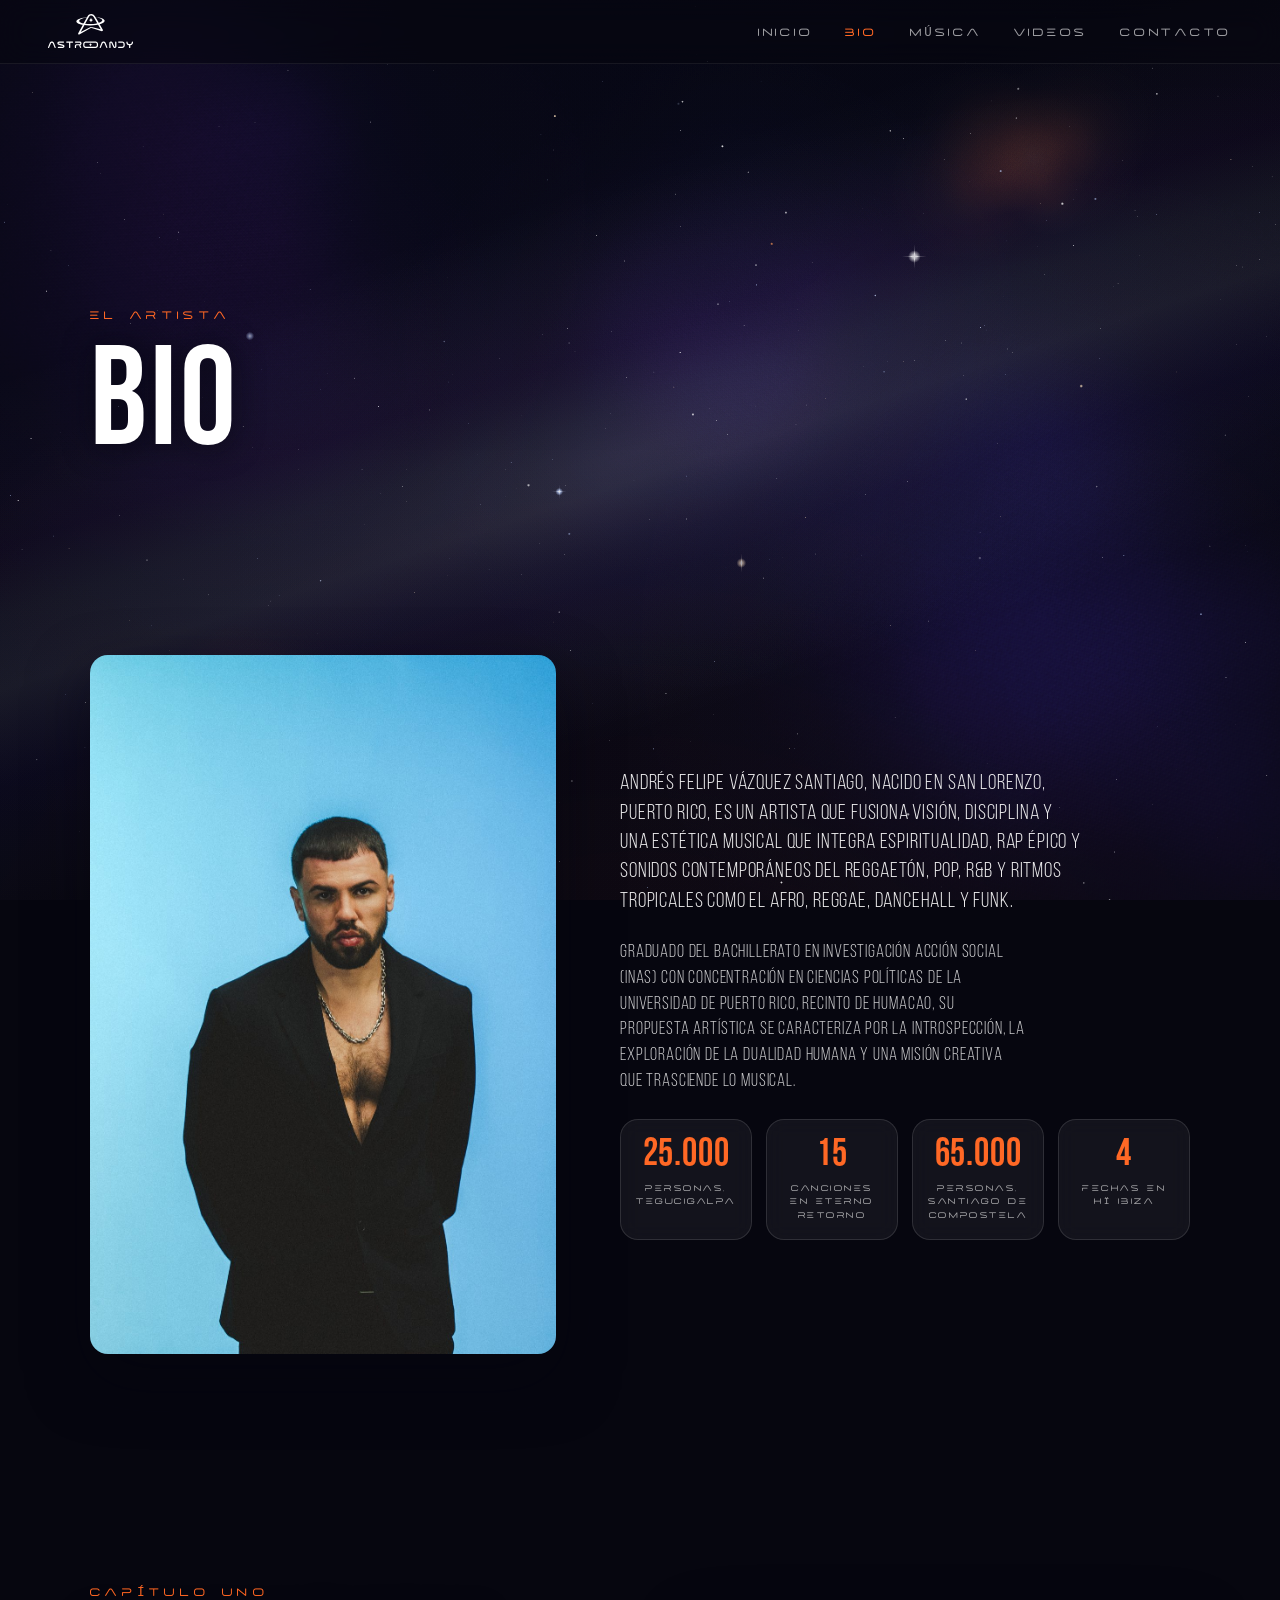
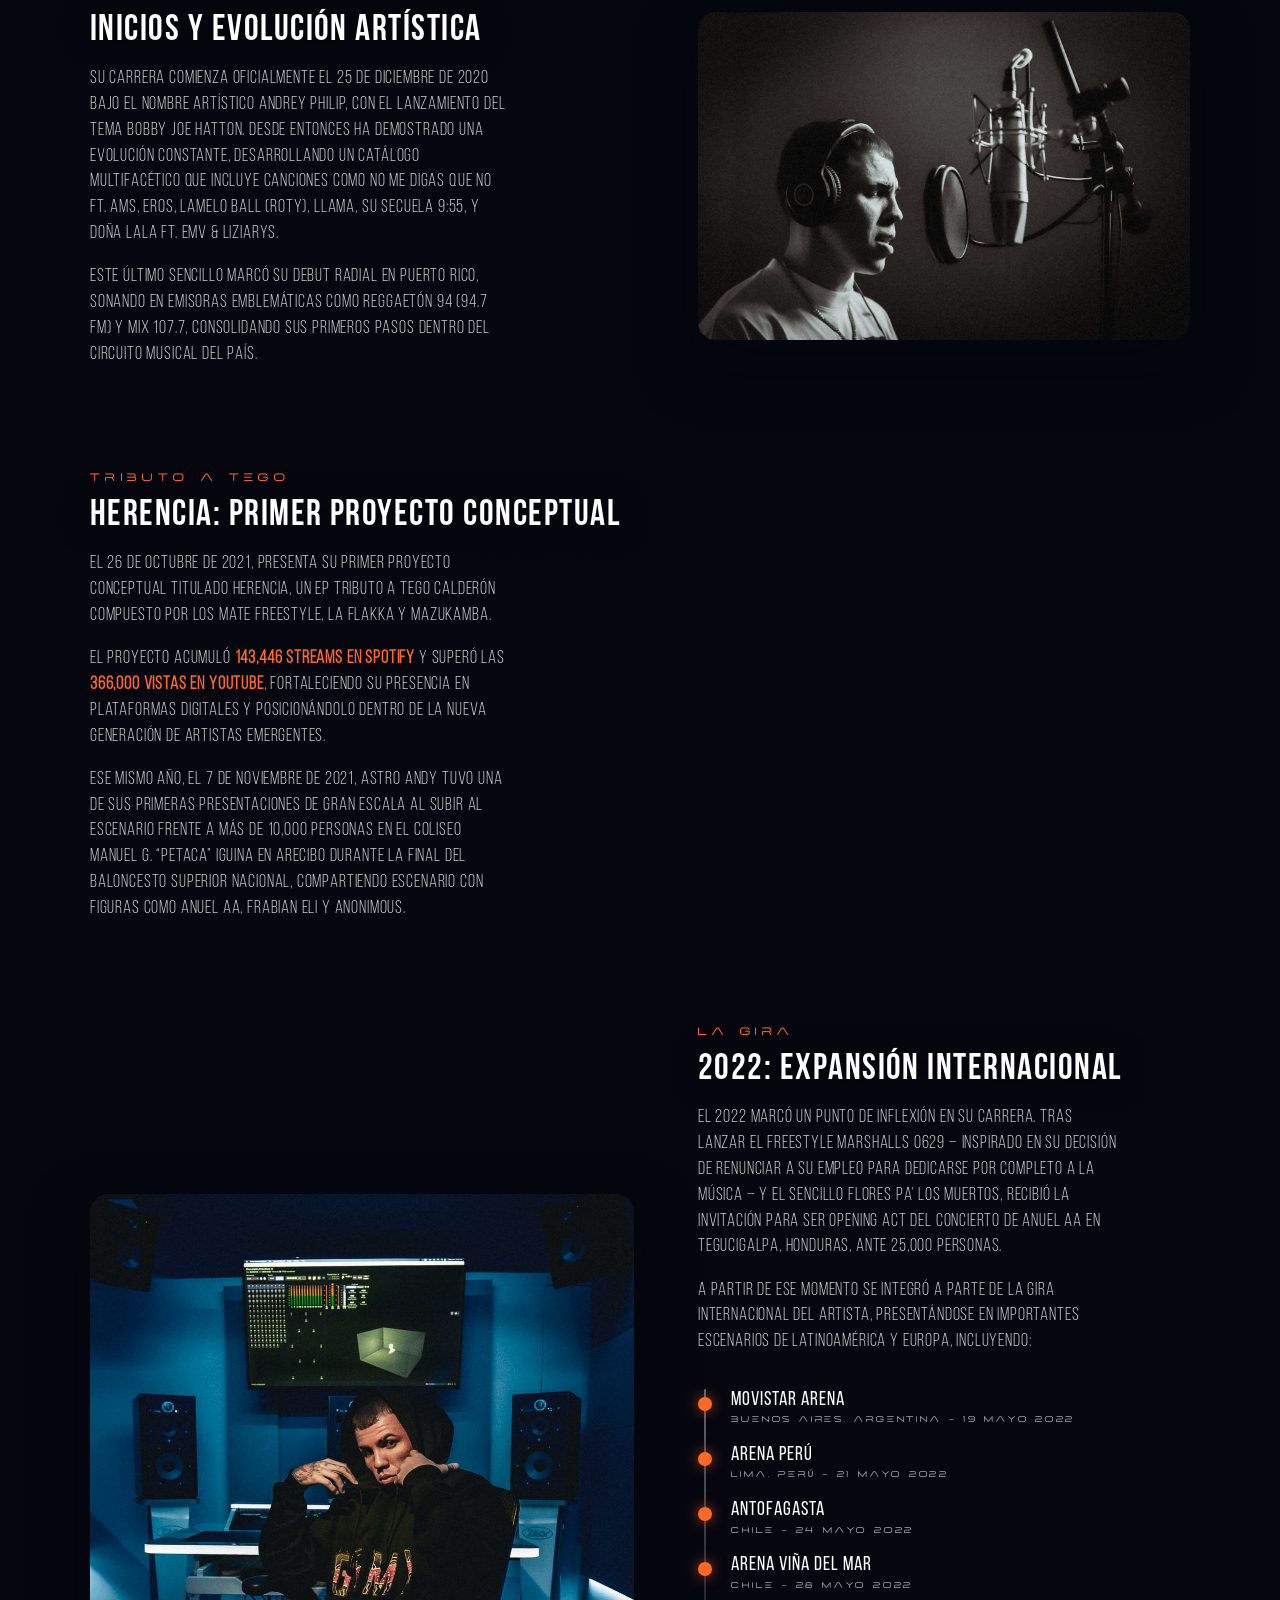
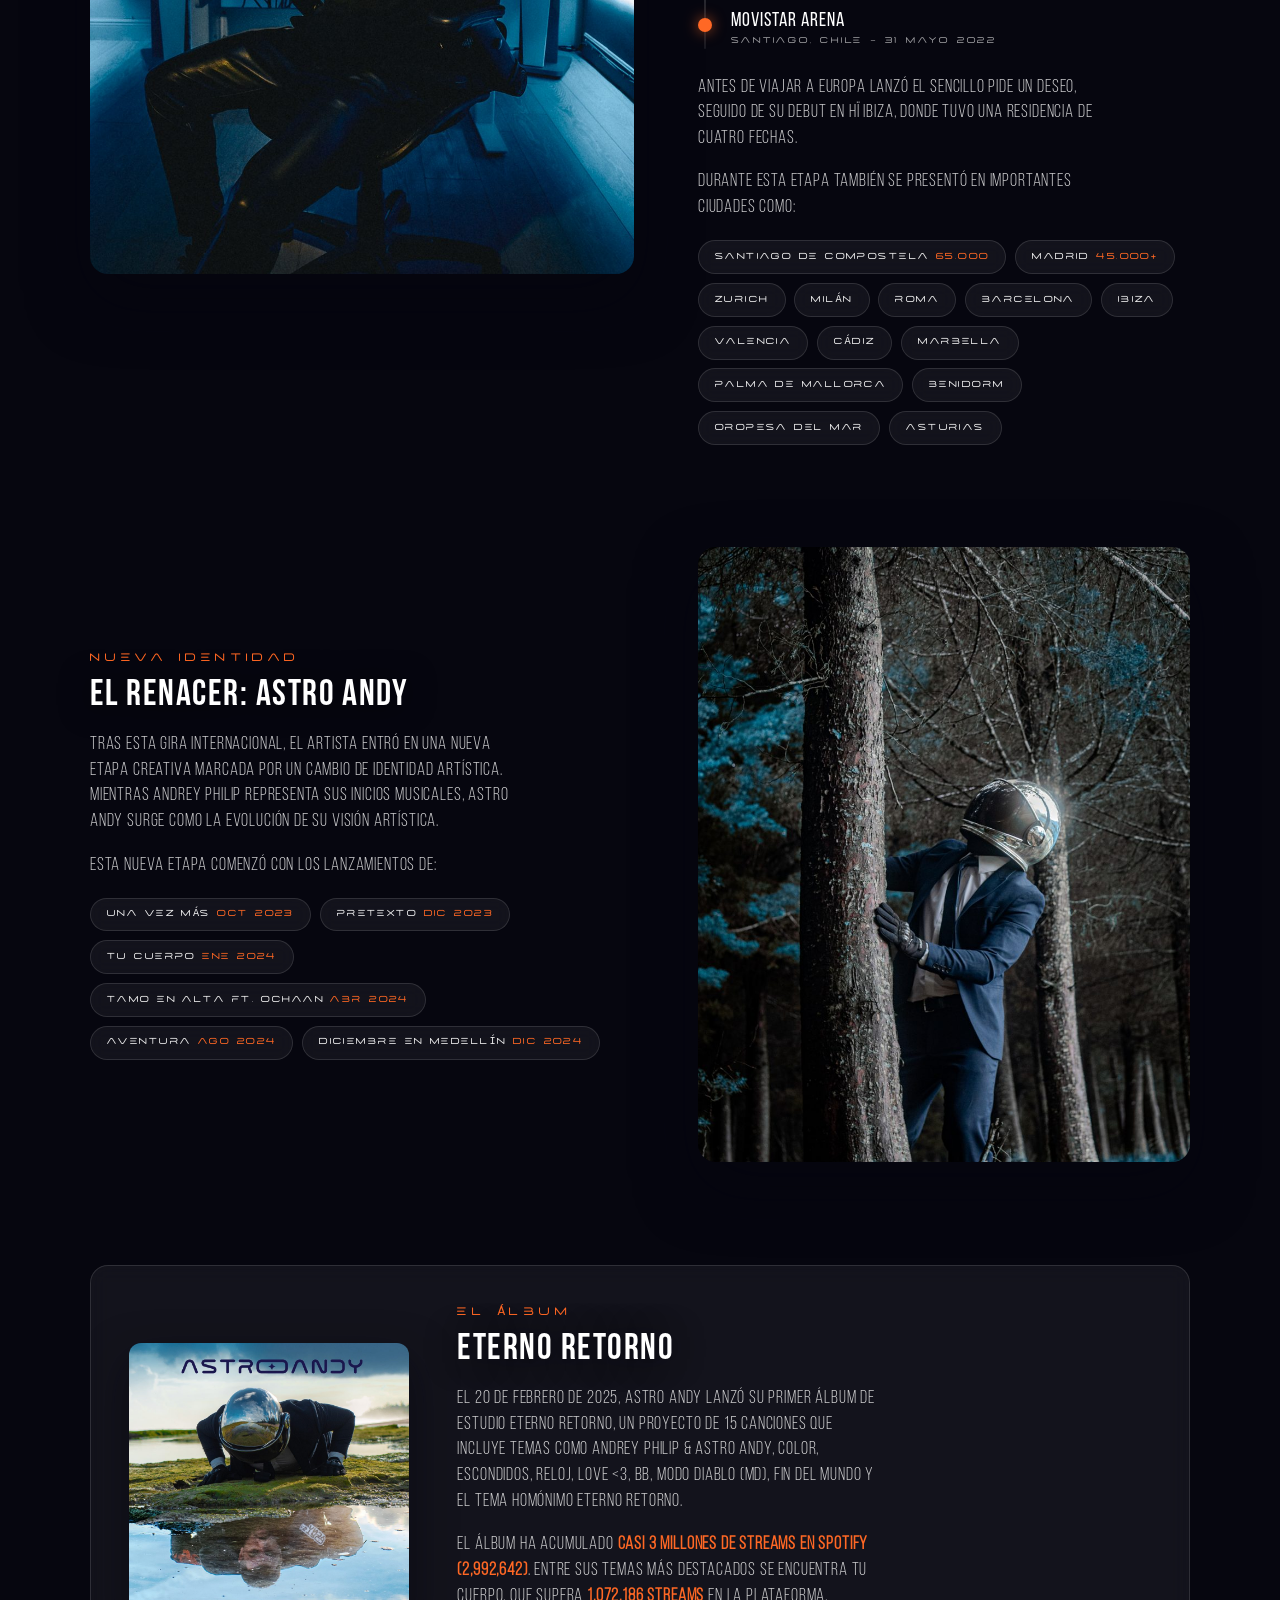
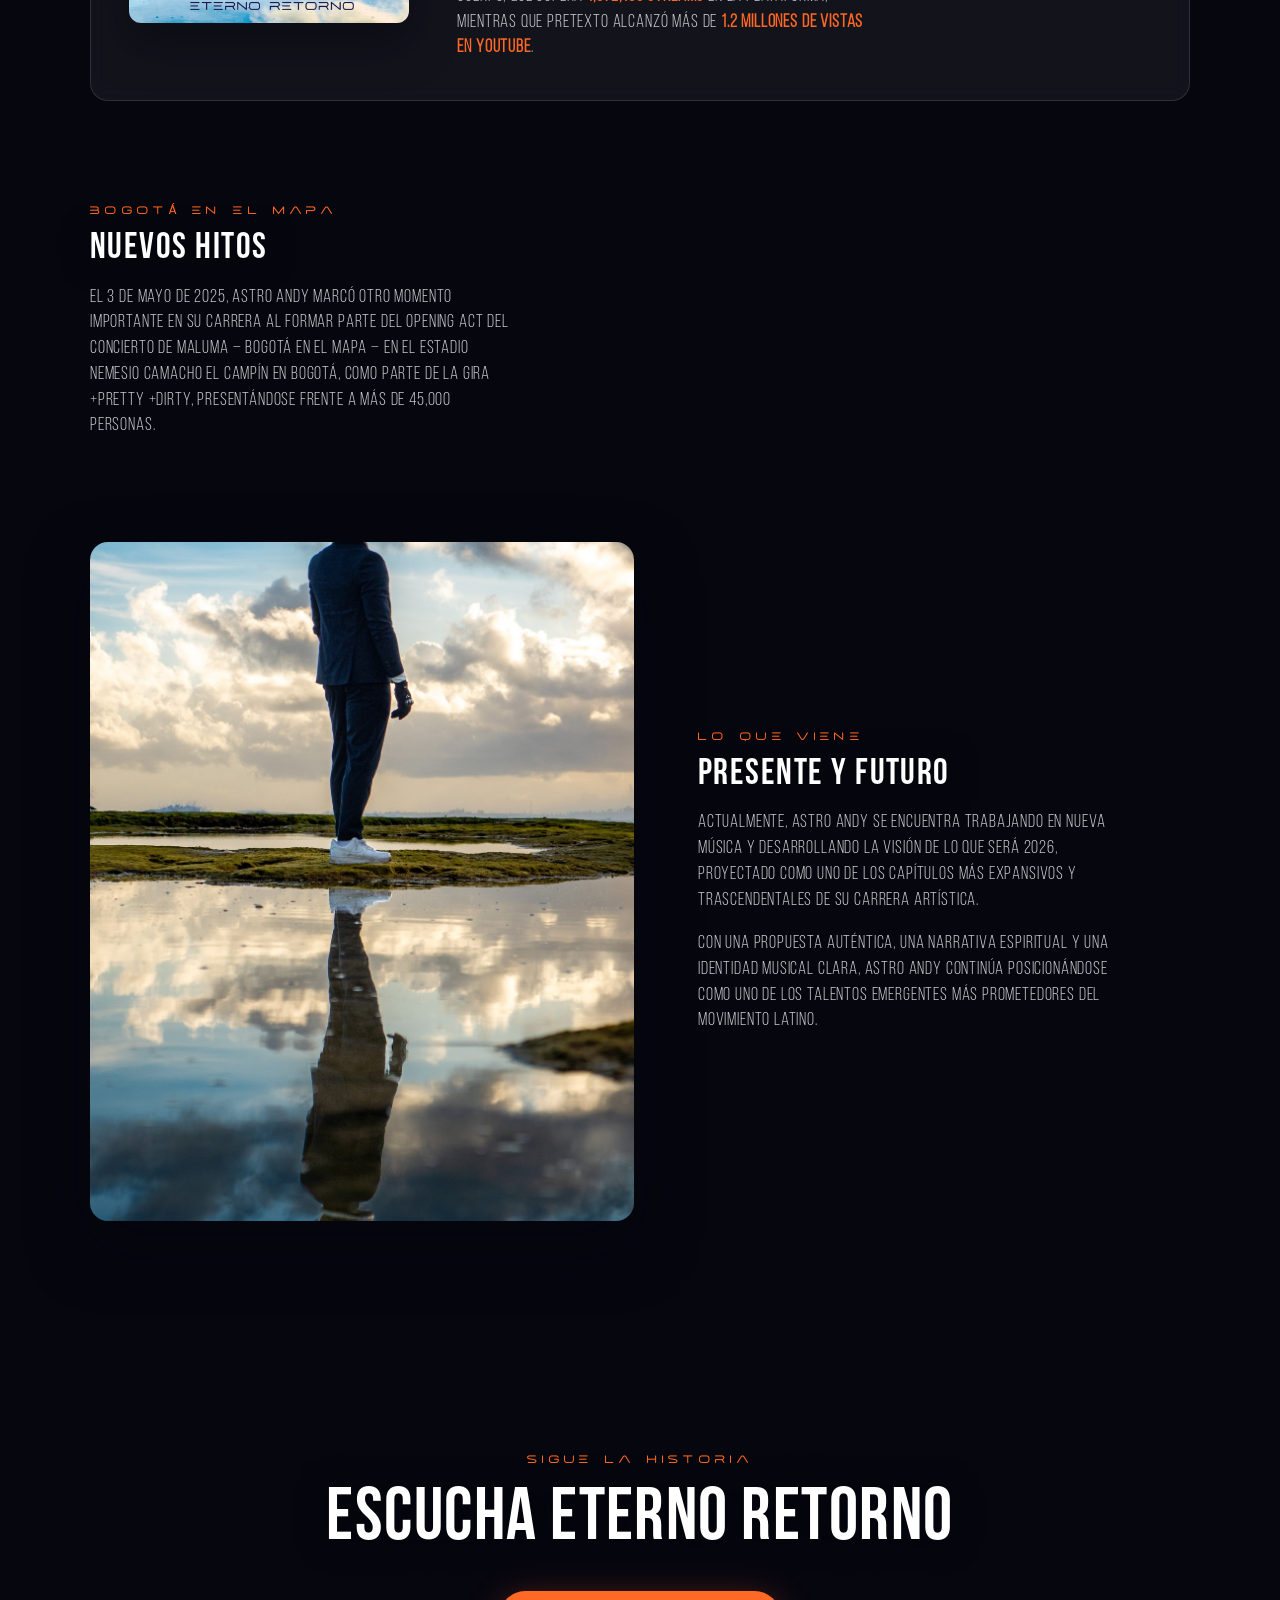
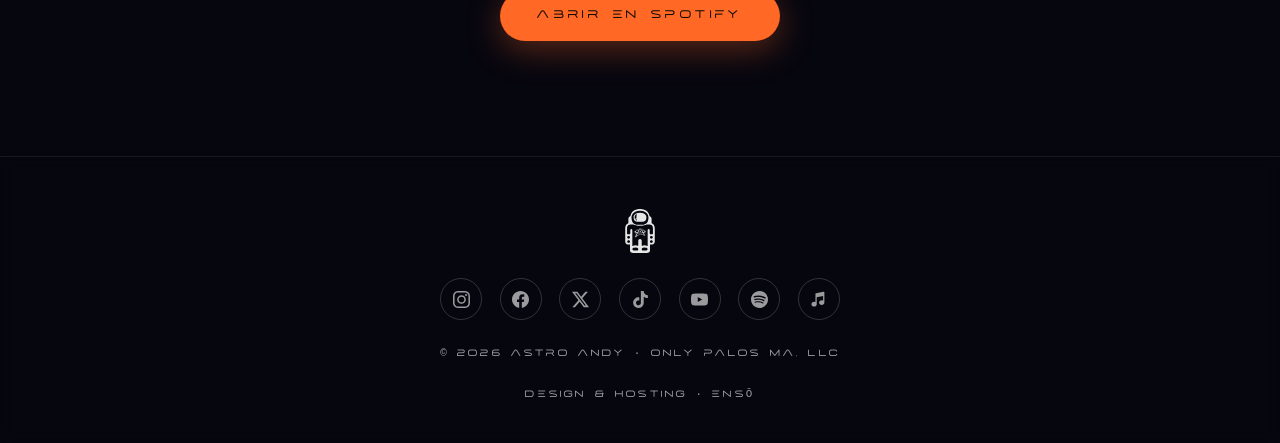
<file: bio.html>
<!DOCTYPE html>
<html lang="es">
<head>
  <meta charset="UTF-8">
  <meta name="viewport" content="width=device-width, initial-scale=1.0">
  <meta name="robots" content="noindex, nofollow">
  <title>Astro Andy – Bio</title>
  <meta name="description" content="La historia de Astro Andy – de Andrey Philip a Eterno Retorno: giras por Latinoamérica y Europa, residencia en HÏ Ibiza y escenarios ante decenas de miles.">
  <link rel="icon" href="assets/logo/2c.svg">
  <link rel="stylesheet" href="site.css?v=20260703a">
  <script src="galaxy.js?v=20260703a" defer></script>
  <script src="site.js?v=20260703a" defer></script>
  <style>
    /* ---------- bio page-specific ---------- */
    .sr-only { position:absolute; width:1px; height:1px; padding:0; margin:-1px; overflow:hidden; clip:rect(0 0 0 0); white-space:nowrap; border:0; }

    .page-hero {
      min-height:60vh; display:flex; flex-direction:column; justify-content:flex-end;
      padding:8.5rem 0 clamp(2.5rem,5vw,4rem);
    }
    .page-hero .wrap { width:100%; }
    .page-hero .lead { margin-top:1.4rem; }

    /* intro split */
    .intro-grid { display:grid; grid-template-columns:.9fr 1.1fr; gap:clamp(2rem,5vw,4rem); align-items:stretch; }
    .intro-media img {
      width:100%; height:100%; min-height:440px; object-fit:cover;
      border-radius:18px; display:block; box-shadow:0 24px 60px rgba(6,6,15,.55);
    }
    .intro-copy { display:flex; flex-direction:column; justify-content:center; gap:1.5rem; }
    .intro-copy p { color:rgba(255,255,255,.78); max-width:58ch; }
    .intro-copy .intro-lead { font-size:clamp(1.2rem,1.7vw,1.45rem); line-height:1.35; color:var(--text); }

    .stats { display:grid; grid-template-columns:repeat(4,1fr); gap:.9rem; }
    .stat { padding:1.1rem .9rem 1rem; text-align:center; }
    .stat__num {
      display:block; font-family:var(--display); font-weight:700;
      font-size:clamp(1.9rem,3vw,2.7rem); line-height:1; color:var(--orange);
    }
    .stat__label {
      display:block; margin-top:.45rem; font-family:var(--accent);
      font-size:.6rem; letter-spacing:.16em; text-transform:uppercase; color:var(--text-dim);
    }
    .stats .stat:nth-child(2) { transition-delay:.07s; }
    .stats .stat:nth-child(3) { transition-delay:.14s; }
    .stats .stat:nth-child(4) { transition-delay:.21s; }

    /* story */
    .story { display:flex; flex-direction:column; gap:clamp(4.5rem,8vw,7rem); }
    .story p { color:rgba(255,255,255,.78); max-width:60ch; margin-top:1.1rem; }
    .story .eyebrow { margin-bottom:.7rem; }
    .hl { color:var(--orange); font-weight:700; }

    .story-grid { display:grid; grid-template-columns:1.05fr .95fr; gap:clamp(2rem,5vw,4rem); align-items:center; }
    .story-grid--flip .story-media { order:-1; }
    .story-media img {
      width:100%; height:auto; aspect-ratio:4/5; object-fit:cover;
      border-radius:18px; display:block; box-shadow:0 24px 60px rgba(6,6,15,.55);
    }
    .story-media--landscape img { aspect-ratio:3/2; }
    .story-block--narrow { max-width:760px; }

    /* timeline */
    .timeline { list-style:none; position:relative; margin:1.6rem 0 .4rem; }
    .timeline::before {
      content:""; position:absolute; left:6px; top:8px; bottom:8px; width:2px;
      background:linear-gradient(rgba(255,255,255,.38), rgba(255,255,255,.08));
      border-radius:2px;
    }
    .timeline li { position:relative; padding:.5rem 0 .5rem 2.1rem; }
    .timeline li::before {
      content:""; position:absolute; left:0; top:1rem; width:14px; height:14px; border-radius:50%;
      background:var(--orange); box-shadow:0 0 14px rgba(255,104,37,.65);
    }
    .timeline__venue { display:block; font-family:var(--display); font-size:1.25rem; letter-spacing:.05em; color:#fff; line-height:1.15; }
    .timeline__meta { display:block; font-family:var(--accent); font-size:.62rem; letter-spacing:.18em; text-transform:uppercase; color:var(--text-dim); margin-top:.15rem; }

    /* tag-cloud pills */
    .pills { list-style:none; display:flex; flex-wrap:wrap; gap:.55rem; margin-top:1.2rem; }
    .pills li {
      font-family:var(--accent); font-size:.64rem; letter-spacing:.14em; text-transform:uppercase;
      color:var(--text); padding:.55rem 1rem; border-radius:999px;
      background:var(--glass); border:1px solid var(--glass-border);
      backdrop-filter:blur(8px); -webkit-backdrop-filter:blur(8px);
      transition:border-color .22s, transform .22s;
    }
    .pills li:hover { border-color:var(--orange); transform:translateY(-2px); }
    .pills strong { color:var(--orange); font-weight:400; }

    /* album feature */
    .album-feature { display:grid; grid-template-columns:280px 1fr; gap:clamp(1.8rem,4vw,3rem); align-items:center; padding:clamp(1.4rem,3vw,2.4rem); }
    .album-feature:hover { transform:none; }
    .album-feature img { width:100%; height:auto; border-radius:12px; display:block; box-shadow:0 18px 44px rgba(6,6,15,.6); }
    .album-feature p { margin-top:1.1rem; }

    /* CTA band */
    .cta-band { text-align:center; }
    .cta-band .btn { margin-top:2.2rem; }

    @media (max-width:900px) {
      .intro-grid, .story-grid { grid-template-columns:1fr; }
      .story-grid--flip .story-media { order:0; }
      .intro-media img { min-height:0; height:auto; aspect-ratio:4/5; }
    }
    @media (max-width:640px) {
      .stats { grid-template-columns:repeat(2,1fr); }
      .album-feature { grid-template-columns:1fr; }
      .album-feature img { max-width:280px; }
    }
  </style>
</head>
<body>

  <nav class="nav">
    <a class="nav__logo" href="index.html"><img src="assets/logo/1b.svg" alt="Astro Andy"></a>
    <ul class="nav__links">
      <li><a href="index.html">Inicio</a></li>
      <li><a href="bio.html" class="is-active">Bio</a></li>
      <li><a href="musica.html">Música</a></li>
      <li><a href="videos.html">Videos</a></li>
      <li><a href="contacto.html">Contacto</a></li>
    </ul>
  </nav>

  <main class="page">

    <!-- 1 · page hero -->
    <header class="page-hero">
      <div class="wrap">
        <span class="eyebrow">El artista</span>
        <h1 class="display">Bio</h1>
      </div>
    </header>

    <!-- 2 · intro split -->
    <section class="section" aria-label="Introducción">
      <div class="wrap intro-grid">
        <figure class="intro-media reveal">
          <img src="assets/img/portrait-blue.jpg" alt="Retrato editorial de Astro Andy sobre fondo azul" width="1067" height="1600">
        </figure>
        <div class="intro-copy">
          <p class="intro-lead reveal">Andrés Felipe Vázquez Santiago, nacido en San Lorenzo, Puerto Rico, es un artista que fusiona visión, disciplina y una estética musical que integra espiritualidad, rap épico y sonidos contemporáneos del reggaetón, pop, R&amp;B y ritmos tropicales como el afro, reggae, dancehall y funk.</p>
          <p class="reveal">Graduado del Bachillerato en Investigación Acción Social (INAS) con concentración en Ciencias Políticas de la Universidad de Puerto Rico, Recinto de Humacao, su propuesta artística se caracteriza por la introspección, la exploración de la dualidad humana y una misión creativa que trasciende lo musical.</p>
          <div class="stats">
            <div class="stat card reveal"><span class="stat__num">25.000</span><span class="stat__label">personas, Tegucigalpa</span></div>
            <div class="stat card reveal"><span class="stat__num">15</span><span class="stat__label">canciones en Eterno Retorno</span></div>
            <div class="stat card reveal"><span class="stat__num">65.000</span><span class="stat__label">personas, Santiago de Compostela</span></div>
            <div class="stat card reveal"><span class="stat__num">4</span><span class="stat__label">fechas en HÏ Ibiza</span></div>
          </div>
        </div>
      </div>
    </section>

    <!-- 3 · story -->
    <section class="section">
      <h2 class="sr-only">La historia</h2>
      <div class="wrap story">

        <!-- Inicios -->
        <article class="story-grid reveal">
          <div>
            <span class="eyebrow">Capítulo uno</span>
            <h3 class="display">Inicios y evolución artística</h3>
            <p>Su carrera comienza oficialmente el 25 de diciembre de 2020 bajo el nombre artístico Andrey Philip, con el lanzamiento del tema Bobby Joe Hatton. Desde entonces ha demostrado una evolución constante, desarrollando un catálogo multifacético que incluye canciones como No Me Digas Que No ft. AMS, Eros, Lamelo Ball (ROTY), Llama, su secuela 9:55, y Doña Lala ft. EMV &amp; Liziarys.</p>
            <p>Este último sencillo marcó su debut radial en Puerto Rico, sonando en emisoras emblemáticas como Reggaetón 94 (94.7 FM) y Mix 107.7, consolidando sus primeros pasos dentro del circuito musical del país.</p>
          </div>
          <figure class="story-media story-media--landscape">
            <img src="assets/img/studio-mic.jpg" alt="Astro Andy grabando en una cabina vocal" width="1600" height="1067" loading="lazy">
          </figure>
        </article>

        <!-- Herencia -->
        <article class="story-block--narrow reveal">
          <span class="eyebrow">Tributo a Tego</span>
          <h3 class="display">Herencia: primer proyecto conceptual</h3>
          <p>El 26 de octubre de 2021, presenta su primer proyecto conceptual titulado Herencia, un EP tributo a Tego Calderón compuesto por Los Mate Freestyle, La Flakka y Mazukamba.</p>
          <p>El proyecto acumuló <strong class="hl">143,446 streams en Spotify</strong> y superó las <strong class="hl">366,000 vistas en YouTube</strong>, fortaleciendo su presencia en plataformas digitales y posicionándolo dentro de la nueva generación de artistas emergentes.</p>
          <p>Ese mismo año, el 7 de noviembre de 2021, Astro Andy tuvo una de sus primeras presentaciones de gran escala al subir al escenario frente a más de 10,000 personas en el Coliseo Manuel G. “Petaca” Iguina en Arecibo durante la final del Baloncesto Superior Nacional, compartiendo escenario con figuras como Anuel AA, Frabian Eli y Anonimous.</p>
        </article>

        <!-- 2022 -->
        <article class="story-grid story-grid--flip reveal">
          <div>
            <span class="eyebrow">La gira</span>
            <h3 class="display">2022: expansión internacional</h3>
            <p>El 2022 marcó un punto de inflexión en su carrera. Tras lanzar el freestyle Marshalls 0629 – inspirado en su decisión de renunciar a su empleo para dedicarse por completo a la música – y el sencillo Flores Pa’ Los Muertos, recibió la invitación para ser opening act del concierto de Anuel AA en Tegucigalpa, Honduras, ante 25,000 personas.</p>
            <p>A partir de ese momento se integró a parte de la gira internacional del artista, presentándose en importantes escenarios de Latinoamérica y Europa, incluyendo:</p>
            <ul class="timeline">
              <li><span class="timeline__venue">Movistar Arena</span><span class="timeline__meta">Buenos Aires, Argentina – 19 mayo 2022</span></li>
              <li><span class="timeline__venue">Arena Perú</span><span class="timeline__meta">Lima, Perú – 21 mayo 2022</span></li>
              <li><span class="timeline__venue">Antofagasta</span><span class="timeline__meta">Chile – 24 mayo 2022</span></li>
              <li><span class="timeline__venue">Arena Viña del Mar</span><span class="timeline__meta">Chile – 28 mayo 2022</span></li>
              <li><span class="timeline__venue">Movistar Arena</span><span class="timeline__meta">Santiago, Chile – 31 mayo 2022</span></li>
            </ul>
            <p>Antes de viajar a Europa lanzó el sencillo Pide Un Deseo, seguido de su debut en HÏ Ibiza, donde tuvo una residencia de cuatro fechas.</p>
            <p>Durante esta etapa también se presentó en importantes ciudades como:</p>
            <ul class="pills">
              <li>Santiago de Compostela <strong>65.000</strong></li>
              <li>Madrid <strong>45.000+</strong></li>
              <li>Zurich</li>
              <li>Milán</li>
              <li>Roma</li>
              <li>Barcelona</li>
              <li>Ibiza</li>
              <li>Valencia</li>
              <li>Cádiz</li>
              <li>Marbella</li>
              <li>Palma de Mallorca</li>
              <li>Benidorm</li>
              <li>Oropesa del Mar</li>
              <li>Asturias</li>
            </ul>
          </div>
          <figure class="story-media">
            <img src="assets/img/studio-blue-1.jpg" alt="Astro Andy en el estudio azul estilo nave espacial" width="1066" height="1600" loading="lazy">
          </figure>
        </article>

        <!-- El renacer -->
        <article class="story-grid reveal">
          <div>
            <span class="eyebrow">Nueva identidad</span>
            <h3 class="display">El renacer: Astro Andy</h3>
            <p>Tras esta gira internacional, el artista entró en una nueva etapa creativa marcada por un cambio de identidad artística. Mientras Andrey Philip representa sus inicios musicales, Astro Andy surge como la evolución de su visión artística.</p>
            <p>Esta nueva etapa comenzó con los lanzamientos de:</p>
            <ul class="pills">
              <li>Una Vez Más <strong>oct 2023</strong></li>
              <li>Pretexto <strong>dic 2023</strong></li>
              <li>Tu Cuerpo <strong>ene 2024</strong></li>
              <li>Tamo En Alta ft. Ochaan <strong>abr 2024</strong></li>
              <li>Aventura <strong>ago 2024</strong></li>
              <li>Diciembre En Medellín <strong>dic 2024</strong></li>
            </ul>
          </div>
          <figure class="story-media">
            <img src="assets/img/helmet-water.jpg" alt="Casco de astronauta reflejando el agua – el renacer de Astro Andy" width="900" height="1600" loading="lazy">
          </figure>
        </article>

        <!-- Eterno Retorno -->
        <article class="reveal">
          <div class="card album-feature">
            <img src="assets/covers/album-eterno-retorno.jpg" alt="Portada del álbum Eterno Retorno" width="1000" height="1000" loading="lazy">
            <div>
              <span class="eyebrow">El álbum</span>
              <h3 class="display">Eterno Retorno</h3>
              <p>El 20 de febrero de 2025, Astro Andy lanzó su primer álbum de estudio Eterno Retorno, un proyecto de 15 canciones que incluye temas como Andrey Philip &amp; Astro Andy, Color, Escondidos, Reloj, Love &lt;3, Bb, Modo Diablo (MD), Fin Del Mundo y el tema homónimo Eterno Retorno.</p>
              <p>El álbum ha acumulado <strong class="hl">casi 3 millones de streams en Spotify (2,992,642)</strong>. Entre sus temas más destacados se encuentra Tu Cuerpo, que supera <strong class="hl">1,072,186 streams</strong> en la plataforma, mientras que Pretexto alcanzó más de <strong class="hl">1.2 millones de vistas en YouTube</strong>.</p>
            </div>
          </div>
        </article>

        <!-- Nuevos hitos -->
        <article class="story-block--narrow reveal">
          <span class="eyebrow">Bogotá en el mapa</span>
          <h3 class="display">Nuevos hitos</h3>
          <p>El 3 de mayo de 2025, Astro Andy marcó otro momento importante en su carrera al formar parte del opening act del concierto de Maluma – Bogotá En El Mapa – en el Estadio Nemesio Camacho El Campín en Bogotá, como parte de la gira +Pretty +Dirty, presentándose frente a más de 45,000 personas.</p>
        </article>

        <!-- Presente y futuro -->
        <article class="story-grid story-grid--flip reveal">
          <figure class="story-media">
            <img src="assets/img/helmet-sky-2.jpg" alt="Casco de astronauta reflejando el cielo" width="1101" height="2048" loading="lazy">
          </figure>
          <div>
            <span class="eyebrow">Lo que viene</span>
            <h3 class="display">Presente y futuro</h3>
            <p>Actualmente, Astro Andy se encuentra trabajando en nueva música y desarrollando la visión de lo que será 2026, proyectado como uno de los capítulos más expansivos y trascendentales de su carrera artística.</p>
            <p>Con una propuesta auténtica, una narrativa espiritual y una identidad musical clara, Astro Andy continúa posicionándose como uno de los talentos emergentes más prometedores del movimiento latino.</p>
          </div>
        </article>

      </div>
    </section>

    <!-- 4 · CTA -->
    <section class="section cta-band">
      <div class="wrap reveal">
        <span class="eyebrow">Sigue la historia</span>
        <h2 class="display">Escucha Eterno Retorno</h2>
        <a class="btn btn--primary" href="https://open.spotify.com/artist/7Mx1mmKAtCnSUsemQwussI" target="_blank" rel="noopener">Abrir en Spotify</a>
      </div>
    </section>

    <!-- 5 · footer -->
    <footer class="footer">
      <div class="wrap">
        <img class="footer__logo" src="assets/logo/3b.svg" alt="Astro Andy spaceman" width="44" height="44">
        <div class="socials">
          <a href="https://www.instagram.com/astroandypr/" target="_blank" rel="noopener" aria-label="Instagram">
            <svg viewBox="0 0 24 24" aria-hidden="true"><path d="M12 2.2c3.2 0 3.58.01 4.85.07 1.17.05 1.8.25 2.23.41.56.22.96.48 1.38.9.42.42.68.82.9 1.38.16.42.36 1.06.41 2.23.06 1.27.07 1.65.07 4.85s-.01 3.58-.07 4.85c-.05 1.17-.25 1.8-.41 2.23-.22.56-.48.96-.9 1.38-.42.42-.82.68-1.38.9-.42.16-1.06.36-2.23.41-1.27.06-1.65.07-4.85.07s-3.58-.01-4.85-.07c-1.17-.05-1.8-.25-2.23-.41a3.72 3.72 0 0 1-1.38-.9 3.72 3.72 0 0 1-.9-1.38c-.16-.42-.36-1.06-.41-2.23C2.21 15.58 2.2 15.2 2.2 12s.01-3.58.07-4.85c.05-1.17.25-1.8.41-2.23.22-.56.48-.96.9-1.38.42-.42.82-.68 1.38-.9.42-.16 1.06-.36 2.23-.41C8.42 2.21 8.8 2.2 12 2.2M12 0C8.74 0 8.33.01 7.05.07 5.78.13 4.9.33 4.14.63c-.79.3-1.46.72-2.13 1.38C1.35 2.68.93 3.35.63 4.14.33 4.9.13 5.78.07 7.05.01 8.33 0 8.74 0 12s.01 3.67.07 4.95c.06 1.27.26 2.15.56 2.91.3.79.72 1.46 1.38 2.13.67.66 1.34 1.08 2.13 1.38.76.3 1.64.5 2.91.56 1.28.06 1.69.07 4.95.07s3.67-.01 4.95-.07c1.27-.06 2.15-.26 2.91-.56a5.9 5.9 0 0 0 2.13-1.38 5.9 5.9 0 0 0 1.38-2.13c.3-.76.5-1.64.56-2.91.06-1.28.07-1.69.07-4.95s-.01-3.67-.07-4.95c-.06-1.27-.26-2.15-.56-2.91-.3-.79-.72-1.46-1.38-2.13A5.9 5.9 0 0 0 19.86.63c-.76-.3-1.64-.5-2.91-.56C15.67.01 15.26 0 12 0Zm0 5.84A6.16 6.16 0 1 0 18.16 12 6.16 6.16 0 0 0 12 5.84ZM12 16a4 4 0 1 1 4-4 4 4 0 0 1-4 4Zm7.85-10.4a1.44 1.44 0 1 1-1.44-1.44 1.44 1.44 0 0 1 1.44 1.44Z"/></svg>
          </a>
          <a href="https://www.facebook.com/astroandyprmusic/" target="_blank" rel="noopener" aria-label="Facebook">
            <svg viewBox="0 0 24 24" aria-hidden="true"><path d="M24 12.07C24 5.44 18.63.07 12 .07S0 5.44 0 12.07c0 5.99 4.39 10.95 10.13 11.85v-8.38H7.08v-3.47h3.05V9.43c0-3.01 1.79-4.67 4.53-4.67 1.31 0 2.69.23 2.69.23v2.96h-1.51c-1.49 0-1.96.92-1.96 1.87v2.25h3.33l-.53 3.47h-2.8v8.38C19.61 23.02 24 18.06 24 12.07Z"/></svg>
          </a>
          <a href="https://www.twitter.com/astroandypr_" target="_blank" rel="noopener" aria-label="X">
            <svg viewBox="0 0 24 24" aria-hidden="true"><path d="M18.9 1.15h3.68l-8.04 9.19L24 22.85h-7.41l-5.8-7.59-6.64 7.59H.47l8.6-9.83L0 1.15h7.59l5.25 6.93ZM17.61 20.64h2.04L6.49 3.24H4.3Z"/></svg>
          </a>
          <a href="https://www.tiktok.com/tag/astroandypr" target="_blank" rel="noopener" aria-label="TikTok">
            <svg viewBox="0 0 24 24" aria-hidden="true"><path d="M12.53.02C13.84 0 15.14.01 16.44 0c.08 1.53.63 3.09 1.75 4.17 1.12 1.11 2.7 1.62 4.24 1.79v4.03c-1.44-.05-2.89-.35-4.2-.97-.57-.26-1.1-.59-1.62-.93-.01 2.92.01 5.84-.02 8.75-.08 1.4-.54 2.79-1.35 3.94-1.31 1.92-3.58 3.17-5.91 3.21-1.43.08-2.86-.31-4.08-1.03-2.02-1.19-3.44-3.37-3.65-5.71-.02-.5-.03-1-.01-1.49.18-1.9 1.12-3.72 2.58-4.96 1.66-1.44 3.98-2.13 6.15-1.72.02 1.48-.04 2.96-.04 4.44-.99-.32-2.15-.23-3.02.37-.63.41-1.11 1.04-1.36 1.75-.21.51-.15 1.07-.14 1.61.24 1.64 1.82 3.02 3.5 2.87 1.12-.01 2.19-.66 2.77-1.61.19-.33.4-.67.41-1.06.1-1.79.06-3.57.07-5.36.01-4.03-.01-8.05.02-12.07Z"/></svg>
          </a>
          <a href="https://youtube.com/@astroandypr" target="_blank" rel="noopener" aria-label="YouTube">
            <svg viewBox="0 0 24 24" aria-hidden="true"><path d="M23.5 6.19a3.02 3.02 0 0 0-2.12-2.14C19.5 3.55 12 3.55 12 3.55s-7.5 0-9.38.5A3.02 3.02 0 0 0 .5 6.19C0 8.07 0 12 0 12s0 3.93.5 5.81a3.02 3.02 0 0 0 2.12 2.14c1.88.5 9.38.5 9.38.5s7.5 0 9.38-.5a3.02 3.02 0 0 0 2.12-2.14C24 15.93 24 12 24 12s0-3.93-.5-5.81ZM9.55 15.57V8.43L15.82 12l-6.27 3.57Z"/></svg>
          </a>
          <a href="https://open.spotify.com/artist/7Mx1mmKAtCnSUsemQwussI" target="_blank" rel="noopener" aria-label="Spotify">
            <svg viewBox="0 0 24 24" aria-hidden="true"><path d="M12 0C5.4 0 0 5.4 0 12s5.4 12 12 12 12-5.4 12-12S18.66 0 12 0Zm5.52 17.34c-.24.36-.66.48-1.02.24-2.82-1.74-6.36-2.1-10.56-1.14-.42.12-.78-.18-.9-.54-.12-.42.18-.78.54-.9 4.56-1.02 8.52-.6 11.64 1.32.42.18.48.66.3 1.02Zm1.44-3.3c-.3.42-.84.6-1.26.3-3.24-1.98-8.16-2.58-11.94-1.38-.48.12-1.02-.12-1.14-.6-.12-.48.12-1.02.6-1.14 4.34-1.32 9.74-.66 13.46 1.62.36.18.54.78.28 1.2Zm.12-3.36C15.24 8.4 8.82 8.16 5.16 9.3c-.6.18-1.2-.18-1.38-.72-.18-.6.18-1.2.72-1.38 4.26-1.26 11.28-1.02 15.72 1.62.54.3.72 1.02.42 1.56-.3.42-1.02.6-1.56.3Z"/></svg>
          </a>
          <a href="https://music.apple.com/us/artist/astro-andy/1699243003" target="_blank" rel="noopener" aria-label="Apple Music">
            <svg viewBox="0 0 24 24" aria-hidden="true"><path d="M19 1 8.5 3.05a1 1 0 0 0-.8.98v11.63a4.4 4.4 0 0 0-1.95-.46C3.68 15.2 2 16.55 2 18.6S3.68 22 5.75 22 9.5 20.65 9.5 18.6V8.72l9-1.76v6.4a4.4 4.4 0 0 0-1.95-.46c-2.07 0-3.75 1.35-3.75 3.4s1.68 3.4 3.75 3.4S20.3 18.35 20.3 16.3V1.98A1 1 0 0 0 19 1Z"/></svg>
          </a>
        </div>
        <p class="footer__fine">© 2026 Astro Andy · Only Palos Ma, LLC</p>
        <p class="footer__fine">Design &amp; Hosting · <a href="https://enso.dk" target="_blank" rel="noopener">Ensō</a></p>
      </div>
    </footer>

  </main>

</body>
</html>
</file>
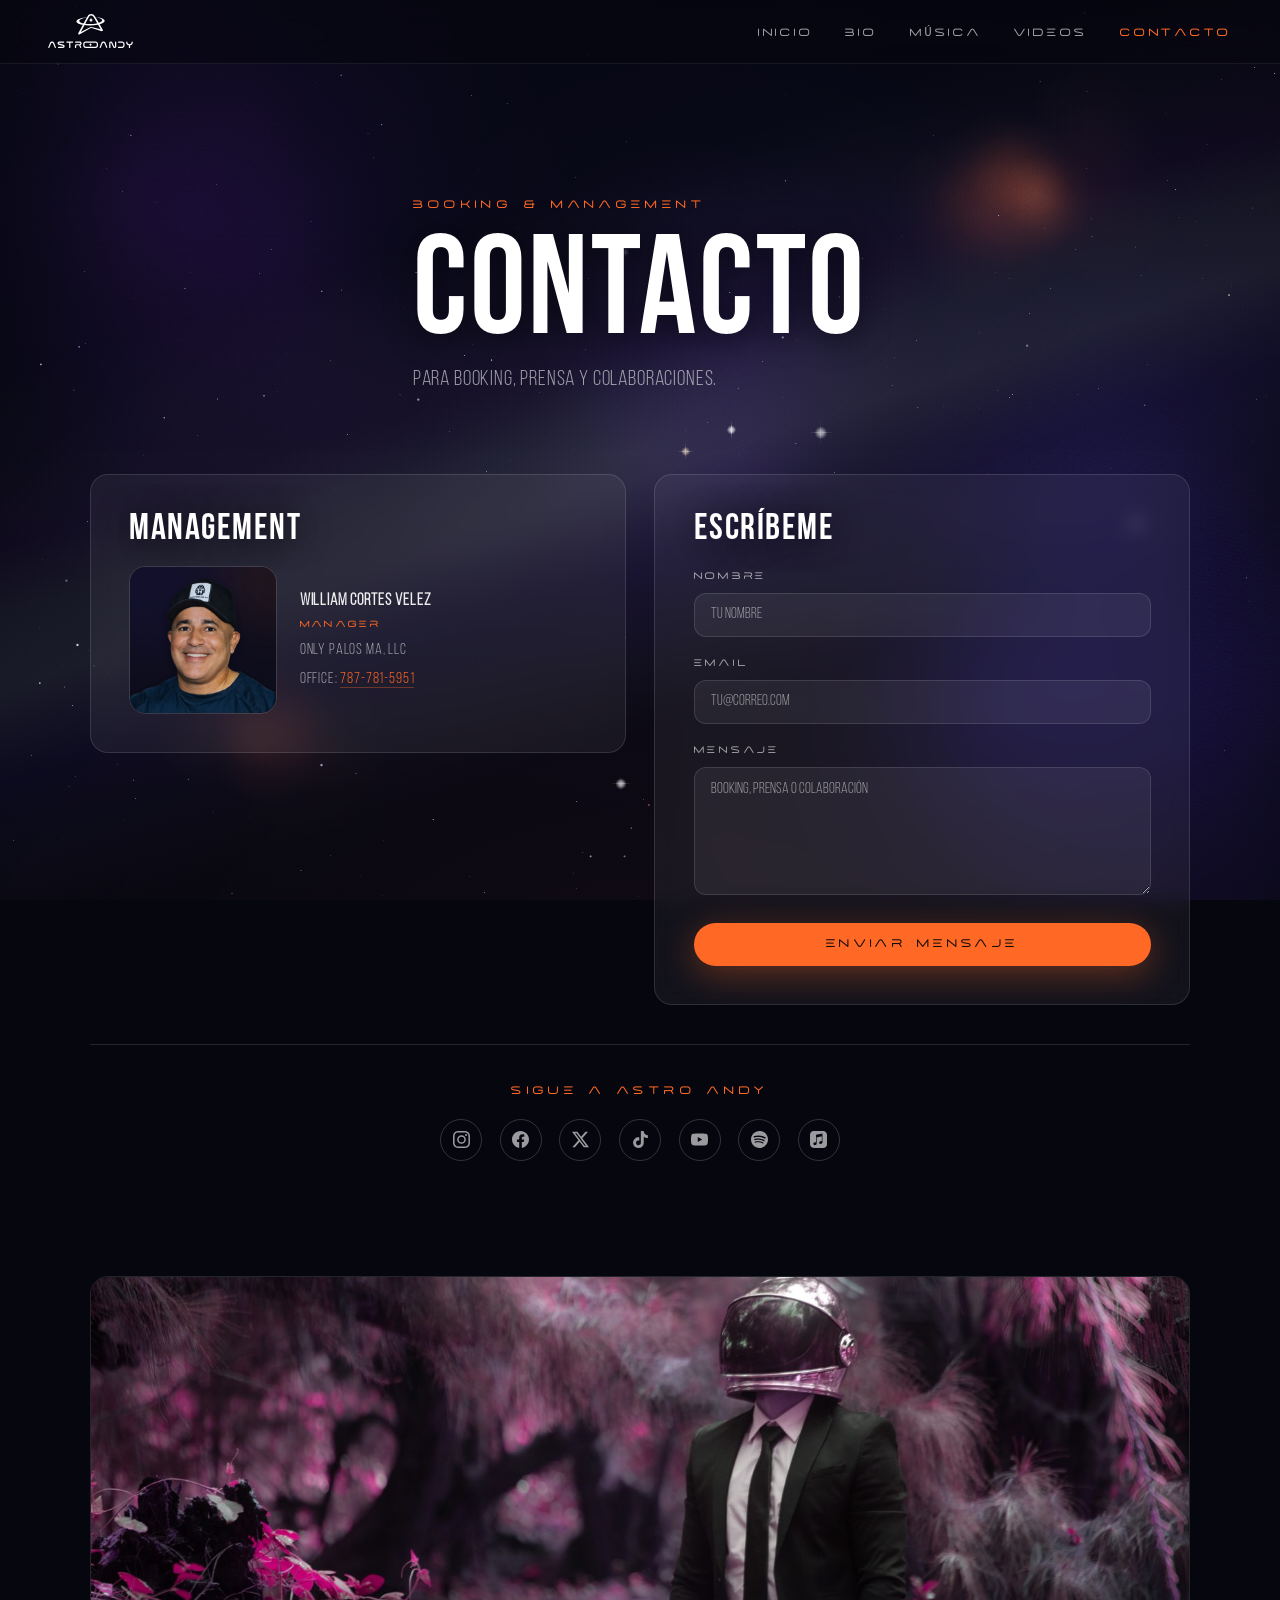
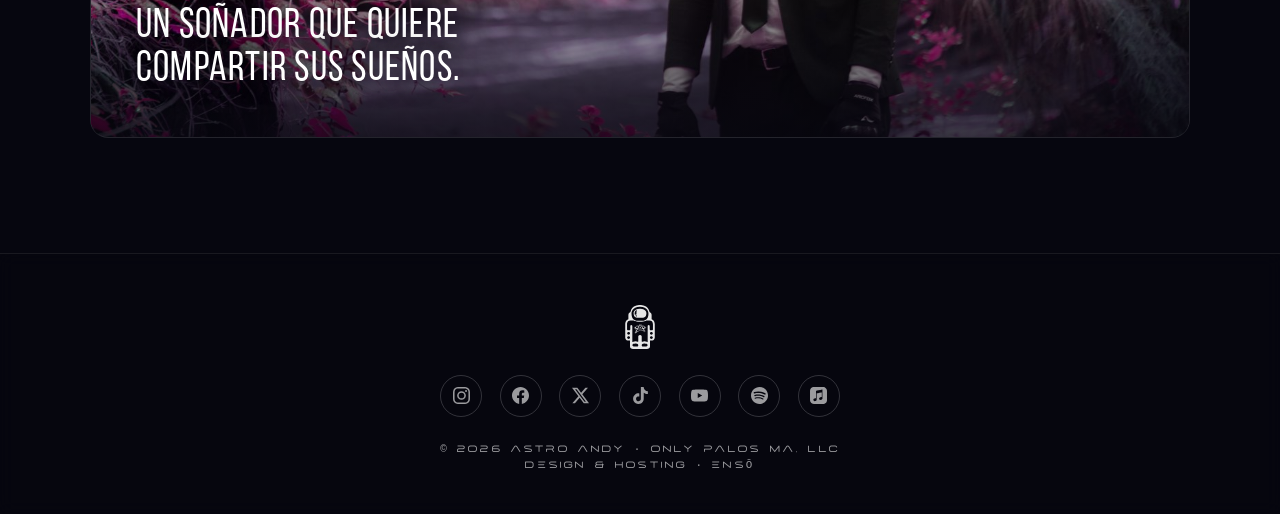
<file: contacto.html>
<!DOCTYPE html>
<html lang="es">
<head>
  <meta charset="UTF-8">
  <meta name="viewport" content="width=device-width, initial-scale=1.0">
  <meta name="robots" content="noindex, nofollow">
  <title>Astro Andy – Contacto</title>
  <meta name="description" content="Contacto de Astro Andy para booking, prensa y colaboraciones – William Cortes Velez, Only Palos Ma, LLC.">
  <link rel="icon" href="assets/logo/2c.svg">
  <link rel="stylesheet" href="site.css?v=20260703a">
  <script src="galaxy.js?v=20260703a" defer></script>
  <script src="site.js?v=20260703a" defer></script>
  <style>
    /* ---- contacto: page-specific ---- */
    .sr-only {
      position:absolute; width:1px; height:1px; padding:0; margin:-1px;
      overflow:hidden; clip:rect(0 0 0 0); white-space:nowrap; border:0;
    }
    .contact-hero {
      min-height:50vh; display:flex; flex-direction:column; justify-content:flex-end;
      padding:9rem 0 3.5rem;
    }
    .contact-grid { gap:1.8rem; align-items:start; }
    .card--pad { padding:clamp(1.6rem,3vw,2.4rem); }
    /* content cards shouldn't lift like clickable cover cards */
    .contact-grid .card:hover { transform:none; box-shadow:none; }
    .contact-lines { list-style:none; margin-top:1.1rem; display:grid; gap:.45rem; }
    .contact-lines li { color:var(--text-dim); font-size:.98rem; }
    .contact-lines .contact-name { color:var(--text); font-weight:700; font-size:1.05rem; }
    .contact-lines a { color:var(--orange); text-decoration:none; border-bottom:1px solid rgba(255,104,37,.35); transition:border-color .2s, color .2s; }
    .contact-lines a:hover { color:#fff; border-color:#fff; }
    .mgmt-row { display:flex; gap:1.4rem; align-items:center; margin-top:1.1rem; }
    .contact-card img.mgmt-photo {
      width:148px; height:148px; flex:0 0 auto; object-fit:cover; object-position:center 28%;
      border-radius:16px; border:1px solid var(--glass-border);
    }
    .mgmt-row .contact-lines { margin-top:0; }
    .contact-lines .contact-role {
      font-family:var(--accent); font-size:.66rem; letter-spacing:.22em; text-transform:uppercase;
      color:var(--orange); margin-top:-.15rem;
    }
    @media (max-width:480px){
      .mgmt-row { flex-direction:column; align-items:flex-start; }
      .contact-card img.mgmt-photo { width:150px; height:150px; }
    }
    /* artist follow block – clearly Astro Andy's channels, separated from the manager */
    .follow-artist { margin-top:2.4rem; padding-top:2.4rem; border-top:1px solid var(--glass-border); text-align:center; }
    .follow-artist .socials { justify-content:center; margin-top:1.1rem; }

    /* ---- form ---- */
    .form-field { display:block; margin-bottom:1.2rem; }
    .form-field span {
      display:block; font-family:var(--accent); font-size:.7rem; letter-spacing:.24em;
      text-transform:uppercase; color:var(--text-dim); margin-bottom:.5rem;
    }
    .form-field input,
    .form-field textarea {
      width:100%; font-family:var(--body); font-size:.95rem; color:#fff;
      background:rgba(255,255,255,.06); border:1px solid var(--glass-border);
      border-radius:12px; padding:.85rem 1rem; transition:border-color .2s, box-shadow .2s, background .2s;
    }
    .form-field input:hover,
    .form-field textarea:hover { border-color:rgba(255,255,255,.28); }
    .form-field input::placeholder,
    .form-field textarea::placeholder { color:rgba(255,255,255,.55); }
    .form-field input:focus,
    .form-field textarea:focus {
      outline:none; border-color:var(--orange);
      box-shadow:0 0 0 3px rgba(255,104,37,.28); background:rgba(255,255,255,.09);
    }
    .form-field textarea { resize:vertical; min-height:8rem; }
    .contact-form .btn--primary { width:100%; border:0; cursor:pointer; font-size:.82rem; }
    .form-note {
      margin-top:1.1rem; padding:.9rem 1.1rem; border-radius:12px;
      background:rgba(255,104,37,.12); border:1px solid rgba(255,104,37,.45);
      backdrop-filter:blur(8px); -webkit-backdrop-filter:blur(8px);
      color:#ffd9c4; font-size:.88rem;
    }
    .form-note[hidden] { display:none; }

    /* ---- feature band ---- */
    .feature-band { position:relative; border-radius:18px; overflow:hidden; border:1px solid var(--glass-border); }
    .feature-band img { width:100%; max-height:460px; object-fit:cover; display:block; }
    .feature-band figcaption {
      position:absolute; inset:auto 0 0 0; padding:clamp(1.6rem,4vw,2.8rem);
      background:linear-gradient(180deg, rgba(6,6,15,0) 0%, rgba(6,6,15,.78) 100%);
    }
    .feature-band blockquote p {
      font-family:var(--display); font-size:clamp(1.5rem,3.4vw,2.6rem); line-height:1.05;
      letter-spacing:.03em; color:#fff; text-shadow:0 2px 24px rgba(6,6,15,.9); max-width:24ch;
    }
    @media (max-width:600px){
      .contact-hero { padding-top:8rem; }
      .feature-band img { max-height:340px; aspect-ratio:4/5; }
    }
  </style>
</head>
<body>

  <nav class="nav">
    <a class="nav__logo" href="index.html"><img src="assets/logo/1b.svg" alt="Astro Andy" width="85" height="34"></a>
    <ul class="nav__links">
      <li><a href="index.html">Inicio</a></li>
      <li><a href="bio.html">Bio</a></li>
      <li><a href="musica.html">Música</a></li>
      <li><a href="videos.html">Videos</a></li>
      <li><a href="contacto.html" class="is-active">Contacto</a></li>
    </ul>
  </nav>

  <main class="page">

    <!-- 1 · page hero -->
    <header class="contact-hero">
      <div class="wrap">
        <span class="eyebrow">Booking &amp; Management</span>
        <h1 class="display">Contacto</h1>
        <p class="lead">Para booking, prensa y colaboraciones.</p>
      </div>
    </header>

    <!-- 2 · management + form -->
    <section class="section" style="padding-top:1.5rem">
      <div class="wrap">
        <h2 class="sr-only">Booking y contacto</h2>
        <div class="grid-2 contact-grid">

          <div class="card card--pad contact-card reveal">
            <h3 class="display">Management</h3>
            <div class="mgmt-row">
              <img class="mgmt-photo" src="assets/img/willie-v2.jpg" alt="William Cortes Velez, manager de Astro Andy" width="900" height="900" loading="lazy">
              <ul class="contact-lines">
                <li class="contact-name">William Cortes Velez</li>
                <li class="contact-role">Manager</li>
                <li>Only Palos Ma, LLC</li>
                <li>Office: <a href="tel:+17877815951">787-781-5951</a></li>
              </ul>
            </div>
          </div>

          <div class="card card--pad reveal">
            <h3 class="display">Escríbeme</h3>
            <form class="contact-form" id="contact-form" novalidate style="margin-top:1.3rem">
              <label class="form-field" for="f-nombre">
                <span>Nombre</span>
                <input type="text" id="f-nombre" name="nombre" autocomplete="name" placeholder="Tu nombre">
              </label>
              <label class="form-field" for="f-email">
                <span>Email</span>
                <input type="email" id="f-email" name="email" autocomplete="email" placeholder="tu@correo.com">
              </label>
              <label class="form-field" for="f-mensaje">
                <span>Mensaje</span>
                <textarea id="f-mensaje" name="mensaje" rows="5" placeholder="Booking, prensa o colaboración"></textarea>
              </label>
              <button type="submit" class="btn btn--primary">Enviar mensaje</button>
              <p class="form-note" id="form-note" role="status" hidden>Demo – el formulario se conecta en la versión final.</p>
            </form>
          </div>

        </div>

        <div class="follow-artist reveal">
          <span class="eyebrow">Sigue a Astro Andy</span>
          <div class="socials">
              <a href="https://www.instagram.com/astroandypr/" target="_blank" rel="noopener" aria-label="Instagram">
                <svg viewBox="0 0 24 24" xmlns="http://www.w3.org/2000/svg" aria-hidden="true"><path d="M12 2.2c3.2 0 3.58.01 4.85.07 1.17.05 1.8.25 2.23.41.56.22.96.48 1.38.9.42.42.68.82.9 1.38.16.42.36 1.06.41 2.23.06 1.27.07 1.65.07 4.85s-.01 3.58-.07 4.85c-.05 1.17-.25 1.8-.41 2.23-.22.56-.48.96-.9 1.38-.42.42-.82.68-1.38.9-.42.16-1.06.36-2.23.41-1.27.06-1.65.07-4.85.07s-3.58-.01-4.85-.07c-1.17-.05-1.8-.25-2.23-.41a3.7 3.7 0 0 1-1.38-.9 3.7 3.7 0 0 1-.9-1.38c-.16-.42-.36-1.06-.41-2.23C2.21 15.58 2.2 15.2 2.2 12s.01-3.58.07-4.85c.05-1.17.25-1.8.41-2.23.22-.56.48-.96.9-1.38.42-.42.82-.68 1.38-.9.42-.16 1.06-.36 2.23-.41C8.42 2.21 8.8 2.2 12 2.2M12 0C8.74 0 8.33.01 7.05.07 5.78.13 4.9.33 4.14.63c-.79.3-1.46.72-2.13 1.38C1.35 2.68.93 3.35.63 4.14.33 4.9.13 5.78.07 7.05.01 8.33 0 8.74 0 12s.01 3.67.07 4.95c.06 1.27.26 2.15.56 2.91.3.79.72 1.46 1.38 2.13.67.66 1.34 1.08 2.13 1.38.76.3 1.64.5 2.91.56C8.33 23.99 8.74 24 12 24s3.67-.01 4.95-.07c1.27-.06 2.15-.26 2.91-.56.79-.3 1.46-.72 2.13-1.38.66-.67 1.08-1.34 1.38-2.13.3-.76.5-1.64.56-2.91.06-1.28.07-1.69.07-4.95s-.01-3.67-.07-4.95c-.06-1.27-.26-2.15-.56-2.91-.3-.79-.72-1.46-1.38-2.13A5.9 5.9 0 0 0 19.86.63c-.76-.3-1.64-.5-2.91-.56C15.67.01 15.26 0 12 0Zm0 5.84A6.16 6.16 0 1 0 18.16 12 6.16 6.16 0 0 0 12 5.84ZM12 16a4 4 0 1 1 4-4 4 4 0 0 1-4 4Zm7.85-10.4a1.44 1.44 0 1 1-1.44-1.44 1.44 1.44 0 0 1 1.44 1.44Z"/></svg>
              </a>
              <a href="https://www.facebook.com/astroandyprmusic/" target="_blank" rel="noopener" aria-label="Facebook">
                <svg viewBox="0 0 24 24" xmlns="http://www.w3.org/2000/svg" aria-hidden="true"><path d="M24 12.07C24 5.44 18.63.07 12 .07S0 5.44 0 12.07c0 5.99 4.39 10.95 10.13 11.85v-8.38H7.08v-3.47h3.05V9.43c0-3.01 1.79-4.67 4.53-4.67 1.31 0 2.69.23 2.69.23v2.96h-1.51c-1.49 0-1.96.92-1.96 1.87v2.25h3.33l-.53 3.47h-2.8v8.38C19.61 23.02 24 18.06 24 12.07Z"/></svg>
              </a>
              <a href="https://www.twitter.com/astroandypr_" target="_blank" rel="noopener" aria-label="X (Twitter)">
                <svg viewBox="0 0 24 24" xmlns="http://www.w3.org/2000/svg" aria-hidden="true"><path d="M18.9 1.15h3.68l-8.04 9.19L24 22.85h-7.41l-5.8-7.59-6.64 7.59H.47l8.6-9.83L0 1.15h7.59l5.24 6.93Zm-1.29 19.5h2.04L6.49 3.24H4.3Z"/></svg>
              </a>
              <a href="https://www.tiktok.com/tag/astroandypr" target="_blank" rel="noopener" aria-label="TikTok">
                <svg viewBox="0 0 24 24" xmlns="http://www.w3.org/2000/svg" aria-hidden="true"><path d="M12.53.02C13.84 0 15.14.01 16.44 0c.08 1.53.63 3.09 1.75 4.17 1.12 1.11 2.7 1.62 4.24 1.79v4.03c-1.44-.05-2.89-.35-4.2-.97-.57-.26-1.1-.59-1.62-.93-.01 2.92.01 5.84-.02 8.75-.08 1.4-.54 2.79-1.35 3.94-1.31 1.92-3.58 3.17-5.91 3.21-1.43.08-2.86-.31-4.08-1.03-2.02-1.19-3.44-3.37-3.65-5.71-.02-.5-.03-1-.01-1.49.18-1.9 1.12-3.72 2.58-4.96 1.66-1.44 3.98-2.13 6.15-1.72.02 1.48-.04 2.96-.04 4.44-.99-.32-2.15-.23-3.02.37-.63.41-1.11 1.04-1.36 1.75-.21.51-.15 1.07-.14 1.61.24 1.64 1.82 3.02 3.5 2.87 1.12-.01 2.19-.66 2.77-1.61.19-.33.4-.67.41-1.06.1-1.79.06-3.57.07-5.36.01-4.03-.01-8.05.02-12.07Z"/></svg>
              </a>
              <a href="https://youtube.com/@astroandypr" target="_blank" rel="noopener" aria-label="YouTube">
                <svg viewBox="0 0 24 24" xmlns="http://www.w3.org/2000/svg" aria-hidden="true"><path d="M23.5 6.19a3.02 3.02 0 0 0-2.12-2.14C19.5 3.55 12 3.55 12 3.55s-7.5 0-9.38.5A3.02 3.02 0 0 0 .5 6.19C0 8.07 0 12 0 12s0 3.93.5 5.81a3.02 3.02 0 0 0 2.12 2.14c1.88.5 9.38.5 9.38.5s7.5 0 9.38-.5a3.02 3.02 0 0 0 2.12-2.14C24 15.93 24 12 24 12s0-3.93-.5-5.81ZM9.55 15.57V8.43L15.82 12l-6.27 3.57Z"/></svg>
              </a>
              <a href="https://open.spotify.com/artist/7Mx1mmKAtCnSUsemQwussI" target="_blank" rel="noopener" aria-label="Spotify">
                <svg viewBox="0 0 24 24" xmlns="http://www.w3.org/2000/svg" aria-hidden="true"><path d="M12 0C5.4 0 0 5.4 0 12s5.4 12 12 12 12-5.4 12-12S18.66 0 12 0Zm5.52 17.34c-.24.36-.66.48-1.02.24-2.82-1.74-6.36-2.1-10.56-1.14-.42.12-.78-.18-.9-.54-.12-.42.18-.78.54-.9 4.56-1.02 8.52-.6 11.64 1.32.42.18.48.66.3 1.02Zm1.44-3.3c-.3.42-.84.6-1.26.3-3.24-1.98-8.16-2.58-11.94-1.38-.48.12-1.02-.12-1.14-.6-.12-.48.12-1.02.6-1.14 4.38-1.32 9.78-.66 13.5 1.62.36.18.54.78.24 1.2Zm.12-3.36C15.24 8.4 8.82 8.16 5.16 9.3c-.6.18-1.2-.18-1.38-.72-.18-.6.18-1.2.72-1.38 4.26-1.26 11.28-1.02 15.72 1.62.54.3.72 1.02.42 1.56-.3.42-1.02.6-1.56.3Z"/></svg>
              </a>
              <a href="https://music.apple.com/us/artist/astro-andy/1699243003" target="_blank" rel="noopener" aria-label="Apple Music">
                <svg viewBox="0 0 24 24" xmlns="http://www.w3.org/2000/svg" aria-hidden="true"><path d="M23.99 6.12a9.2 9.2 0 0 0-.24-2.19 4.87 4.87 0 0 0-2.18-3.04A5.02 5.02 0 0 0 19.69.16a10.6 10.6 0 0 0-1.56-.15L17.99 0h-12l-.45.03c-.75.04-1.49.12-2.19.4A4.84 4.84 0 0 0 .49 3.2C.3 3.65.2 4.13.13 4.61c-.06.39-.09.79-.1 1.18L.02 5.88v12.22l.03.43c.05.81.15 1.62.5 2.37a4.85 4.85 0 0 0 3.23 2.8c.42.13.86.19 1.3.23.55.05 1.11.06 1.66.06h11.03a12.5 12.5 0 0 0 1.57-.1 5.5 5.5 0 0 0 2.3-.81 5.05 5.05 0 0 0 1.88-2.2c.18-.42.29-.87.37-1.33.11-.67.14-1.36.14-2.04V6.12Zm-6.42 3.99v5.71c0 .42-.06.83-.25 1.21-.29.59-.76.96-1.39 1.14-.35.1-.7.16-1.07.17a1.9 1.9 0 0 1-1.94-1.53 1.88 1.88 0 0 1 1.04-2.02c.32-.16.67-.25 1.02-.33.38-.08.76-.15 1.13-.24.28-.06.46-.23.51-.51a.9.9 0 0 0 .02-.2V8.09a.72.72 0 0 0-.02-.19c-.04-.15-.15-.24-.31-.23-.16.01-.32.03-.47.07l-2.28.45-2.33.47-1.37.28-.05.01c-.28.08-.38.2-.39.49v7.94c0 .42-.05.83-.22 1.22-.28.64-.77 1.04-1.43 1.24-.35.1-.71.16-1.08.17a1.89 1.89 0 0 1-1.92-1.54c-.14-.81.23-1.69 1.16-2.08.35-.15.73-.23 1.1-.31l.86-.18c.39-.08.58-.32.6-.71V6.16c0-.12.02-.25.05-.37.07-.28.27-.45.54-.52.26-.06.52-.11.78-.16l2.2-.45 2.27-.46 2.01-.4c.22-.05.44-.09.66-.11.31-.02.53.17.56.48v.23c-.01 1.91-.01 3.82-.01 5.73Z"/></svg>
              </a>
            </div>
        </div>
      </div>
    </section>

    <!-- 3 · feature band -->
    <section class="section" style="padding-top:0">
      <div class="wrap">
        <figure class="feature-band reveal">
          <img src="assets/img/helmet-pink-forest.jpg" alt="Astro Andy con casco de astronauta en un bosque rosado" width="1600" height="900" loading="lazy">
          <figcaption>
            <blockquote>
              <p>Un soñador que quiere compartir sus sueños.</p>
            </blockquote>
          </figcaption>
        </figure>
      </div>
    </section>

    <!-- 4 · footer -->
    <footer class="footer">
      <div class="wrap">
        <img class="footer__logo" src="assets/logo/3b.svg" alt="Astro Andy spaceman" width="30" height="44">
        <div class="socials">
          <a href="https://www.instagram.com/astroandypr/" target="_blank" rel="noopener" aria-label="Instagram">
            <svg viewBox="0 0 24 24" xmlns="http://www.w3.org/2000/svg" aria-hidden="true"><path d="M12 2.2c3.2 0 3.58.01 4.85.07 1.17.05 1.8.25 2.23.41.56.22.96.48 1.38.9.42.42.68.82.9 1.38.16.42.36 1.06.41 2.23.06 1.27.07 1.65.07 4.85s-.01 3.58-.07 4.85c-.05 1.17-.25 1.8-.41 2.23-.22.56-.48.96-.9 1.38-.42.42-.82.68-1.38.9-.42.16-1.06.36-2.23.41-1.27.06-1.65.07-4.85.07s-3.58-.01-4.85-.07c-1.17-.05-1.8-.25-2.23-.41a3.7 3.7 0 0 1-1.38-.9 3.7 3.7 0 0 1-.9-1.38c-.16-.42-.36-1.06-.41-2.23C2.21 15.58 2.2 15.2 2.2 12s.01-3.58.07-4.85c.05-1.17.25-1.8.41-2.23.22-.56.48-.96.9-1.38.42-.42.82-.68 1.38-.9.42-.16 1.06-.36 2.23-.41C8.42 2.21 8.8 2.2 12 2.2M12 0C8.74 0 8.33.01 7.05.07 5.78.13 4.9.33 4.14.63c-.79.3-1.46.72-2.13 1.38C1.35 2.68.93 3.35.63 4.14.33 4.9.13 5.78.07 7.05.01 8.33 0 8.74 0 12s.01 3.67.07 4.95c.06 1.27.26 2.15.56 2.91.3.79.72 1.46 1.38 2.13.67.66 1.34 1.08 2.13 1.38.76.3 1.64.5 2.91.56C8.33 23.99 8.74 24 12 24s3.67-.01 4.95-.07c1.27-.06 2.15-.26 2.91-.56.79-.3 1.46-.72 2.13-1.38.66-.67 1.08-1.34 1.38-2.13.3-.76.5-1.64.56-2.91.06-1.28.07-1.69.07-4.95s-.01-3.67-.07-4.95c-.06-1.27-.26-2.15-.56-2.91-.3-.79-.72-1.46-1.38-2.13A5.9 5.9 0 0 0 19.86.63c-.76-.3-1.64-.5-2.91-.56C15.67.01 15.26 0 12 0Zm0 5.84A6.16 6.16 0 1 0 18.16 12 6.16 6.16 0 0 0 12 5.84ZM12 16a4 4 0 1 1 4-4 4 4 0 0 1-4 4Zm7.85-10.4a1.44 1.44 0 1 1-1.44-1.44 1.44 1.44 0 0 1 1.44 1.44Z"/></svg>
          </a>
          <a href="https://www.facebook.com/astroandyprmusic/" target="_blank" rel="noopener" aria-label="Facebook">
            <svg viewBox="0 0 24 24" xmlns="http://www.w3.org/2000/svg" aria-hidden="true"><path d="M24 12.07C24 5.44 18.63.07 12 .07S0 5.44 0 12.07c0 5.99 4.39 10.95 10.13 11.85v-8.38H7.08v-3.47h3.05V9.43c0-3.01 1.79-4.67 4.53-4.67 1.31 0 2.69.23 2.69.23v2.96h-1.51c-1.49 0-1.96.92-1.96 1.87v2.25h3.33l-.53 3.47h-2.8v8.38C19.61 23.02 24 18.06 24 12.07Z"/></svg>
          </a>
          <a href="https://www.twitter.com/astroandypr_" target="_blank" rel="noopener" aria-label="X (Twitter)">
            <svg viewBox="0 0 24 24" xmlns="http://www.w3.org/2000/svg" aria-hidden="true"><path d="M18.9 1.15h3.68l-8.04 9.19L24 22.85h-7.41l-5.8-7.59-6.64 7.59H.47l8.6-9.83L0 1.15h7.59l5.24 6.93Zm-1.29 19.5h2.04L6.49 3.24H4.3Z"/></svg>
          </a>
          <a href="https://www.tiktok.com/tag/astroandypr" target="_blank" rel="noopener" aria-label="TikTok">
            <svg viewBox="0 0 24 24" xmlns="http://www.w3.org/2000/svg" aria-hidden="true"><path d="M12.53.02C13.84 0 15.14.01 16.44 0c.08 1.53.63 3.09 1.75 4.17 1.12 1.11 2.7 1.62 4.24 1.79v4.03c-1.44-.05-2.89-.35-4.2-.97-.57-.26-1.1-.59-1.62-.93-.01 2.92.01 5.84-.02 8.75-.08 1.4-.54 2.79-1.35 3.94-1.31 1.92-3.58 3.17-5.91 3.21-1.43.08-2.86-.31-4.08-1.03-2.02-1.19-3.44-3.37-3.65-5.71-.02-.5-.03-1-.01-1.49.18-1.9 1.12-3.72 2.58-4.96 1.66-1.44 3.98-2.13 6.15-1.72.02 1.48-.04 2.96-.04 4.44-.99-.32-2.15-.23-3.02.37-.63.41-1.11 1.04-1.36 1.75-.21.51-.15 1.07-.14 1.61.24 1.64 1.82 3.02 3.5 2.87 1.12-.01 2.19-.66 2.77-1.61.19-.33.4-.67.41-1.06.1-1.79.06-3.57.07-5.36.01-4.03-.01-8.05.02-12.07Z"/></svg>
          </a>
          <a href="https://youtube.com/@astroandypr" target="_blank" rel="noopener" aria-label="YouTube">
            <svg viewBox="0 0 24 24" xmlns="http://www.w3.org/2000/svg" aria-hidden="true"><path d="M23.5 6.19a3.02 3.02 0 0 0-2.12-2.14C19.5 3.55 12 3.55 12 3.55s-7.5 0-9.38.5A3.02 3.02 0 0 0 .5 6.19C0 8.07 0 12 0 12s0 3.93.5 5.81a3.02 3.02 0 0 0 2.12 2.14c1.88.5 9.38.5 9.38.5s7.5 0 9.38-.5a3.02 3.02 0 0 0 2.12-2.14C24 15.93 24 12 24 12s0-3.93-.5-5.81ZM9.55 15.57V8.43L15.82 12l-6.27 3.57Z"/></svg>
          </a>
          <a href="https://open.spotify.com/artist/7Mx1mmKAtCnSUsemQwussI" target="_blank" rel="noopener" aria-label="Spotify">
            <svg viewBox="0 0 24 24" xmlns="http://www.w3.org/2000/svg" aria-hidden="true"><path d="M12 0C5.4 0 0 5.4 0 12s5.4 12 12 12 12-5.4 12-12S18.66 0 12 0Zm5.52 17.34c-.24.36-.66.48-1.02.24-2.82-1.74-6.36-2.1-10.56-1.14-.42.12-.78-.18-.9-.54-.12-.42.18-.78.54-.9 4.56-1.02 8.52-.6 11.64 1.32.42.18.48.66.3 1.02Zm1.44-3.3c-.3.42-.84.6-1.26.3-3.24-1.98-8.16-2.58-11.94-1.38-.48.12-1.02-.12-1.14-.6-.12-.48.12-1.02.6-1.14 4.38-1.32 9.78-.66 13.5 1.62.36.18.54.78.24 1.2Zm.12-3.36C15.24 8.4 8.82 8.16 5.16 9.3c-.6.18-1.2-.18-1.38-.72-.18-.6.18-1.2.72-1.38 4.26-1.26 11.28-1.02 15.72 1.62.54.3.72 1.02.42 1.56-.3.42-1.02.6-1.56.3Z"/></svg>
          </a>
          <a href="https://music.apple.com/us/artist/astro-andy/1699243003" target="_blank" rel="noopener" aria-label="Apple Music">
            <svg viewBox="0 0 24 24" xmlns="http://www.w3.org/2000/svg" aria-hidden="true"><path d="M23.99 6.12a9.2 9.2 0 0 0-.24-2.19 4.87 4.87 0 0 0-2.18-3.04A5.02 5.02 0 0 0 19.69.16a10.6 10.6 0 0 0-1.56-.15L17.99 0h-12l-.45.03c-.75.04-1.49.12-2.19.4A4.84 4.84 0 0 0 .49 3.2C.3 3.65.2 4.13.13 4.61c-.06.39-.09.79-.1 1.18L.02 5.88v12.22l.03.43c.05.81.15 1.62.5 2.37a4.85 4.85 0 0 0 3.23 2.8c.42.13.86.19 1.3.23.55.05 1.11.06 1.66.06h11.03a12.5 12.5 0 0 0 1.57-.1 5.5 5.5 0 0 0 2.3-.81 5.05 5.05 0 0 0 1.88-2.2c.18-.42.29-.87.37-1.33.11-.67.14-1.36.14-2.04V6.12Zm-6.42 3.99v5.71c0 .42-.06.83-.25 1.21-.29.59-.76.96-1.39 1.14-.35.1-.7.16-1.07.17a1.9 1.9 0 0 1-1.94-1.53 1.88 1.88 0 0 1 1.04-2.02c.32-.16.67-.25 1.02-.33.38-.08.76-.15 1.13-.24.28-.06.46-.23.51-.51a.9.9 0 0 0 .02-.2V8.09a.72.72 0 0 0-.02-.19c-.04-.15-.15-.24-.31-.23-.16.01-.32.03-.47.07l-2.28.45-2.33.47-1.37.28-.05.01c-.28.08-.38.2-.39.49v7.94c0 .42-.05.83-.22 1.22-.28.64-.77 1.04-1.43 1.24-.35.1-.71.16-1.08.17a1.89 1.89 0 0 1-1.92-1.54c-.14-.81.23-1.69 1.16-2.08.35-.15.73-.23 1.1-.31l.86-.18c.39-.08.58-.32.6-.71V6.16c0-.12.02-.25.05-.37.07-.28.27-.45.54-.52.26-.06.52-.11.78-.16l2.2-.45 2.27-.46 2.01-.4c.22-.05.44-.09.66-.11.31-.02.53.17.56.48v.23c-.01 1.91-.01 3.82-.01 5.73Z"/></svg>
          </a>
        </div>
        <div>
          <p class="footer__fine">© 2026 Astro Andy · Only Palos Ma, LLC</p>
          <p class="footer__fine">Design &amp; Hosting · <a href="https://enso.dk" target="_blank" rel="noopener">Ensō</a></p>
        </div>
      </div>
    </footer>

  </main>

  <script>
    document.getElementById('contact-form').addEventListener('submit', function (e) {
      e.preventDefault();
      document.getElementById('form-note').hidden = false;
    });
  </script>

</body>
</html>
</file>
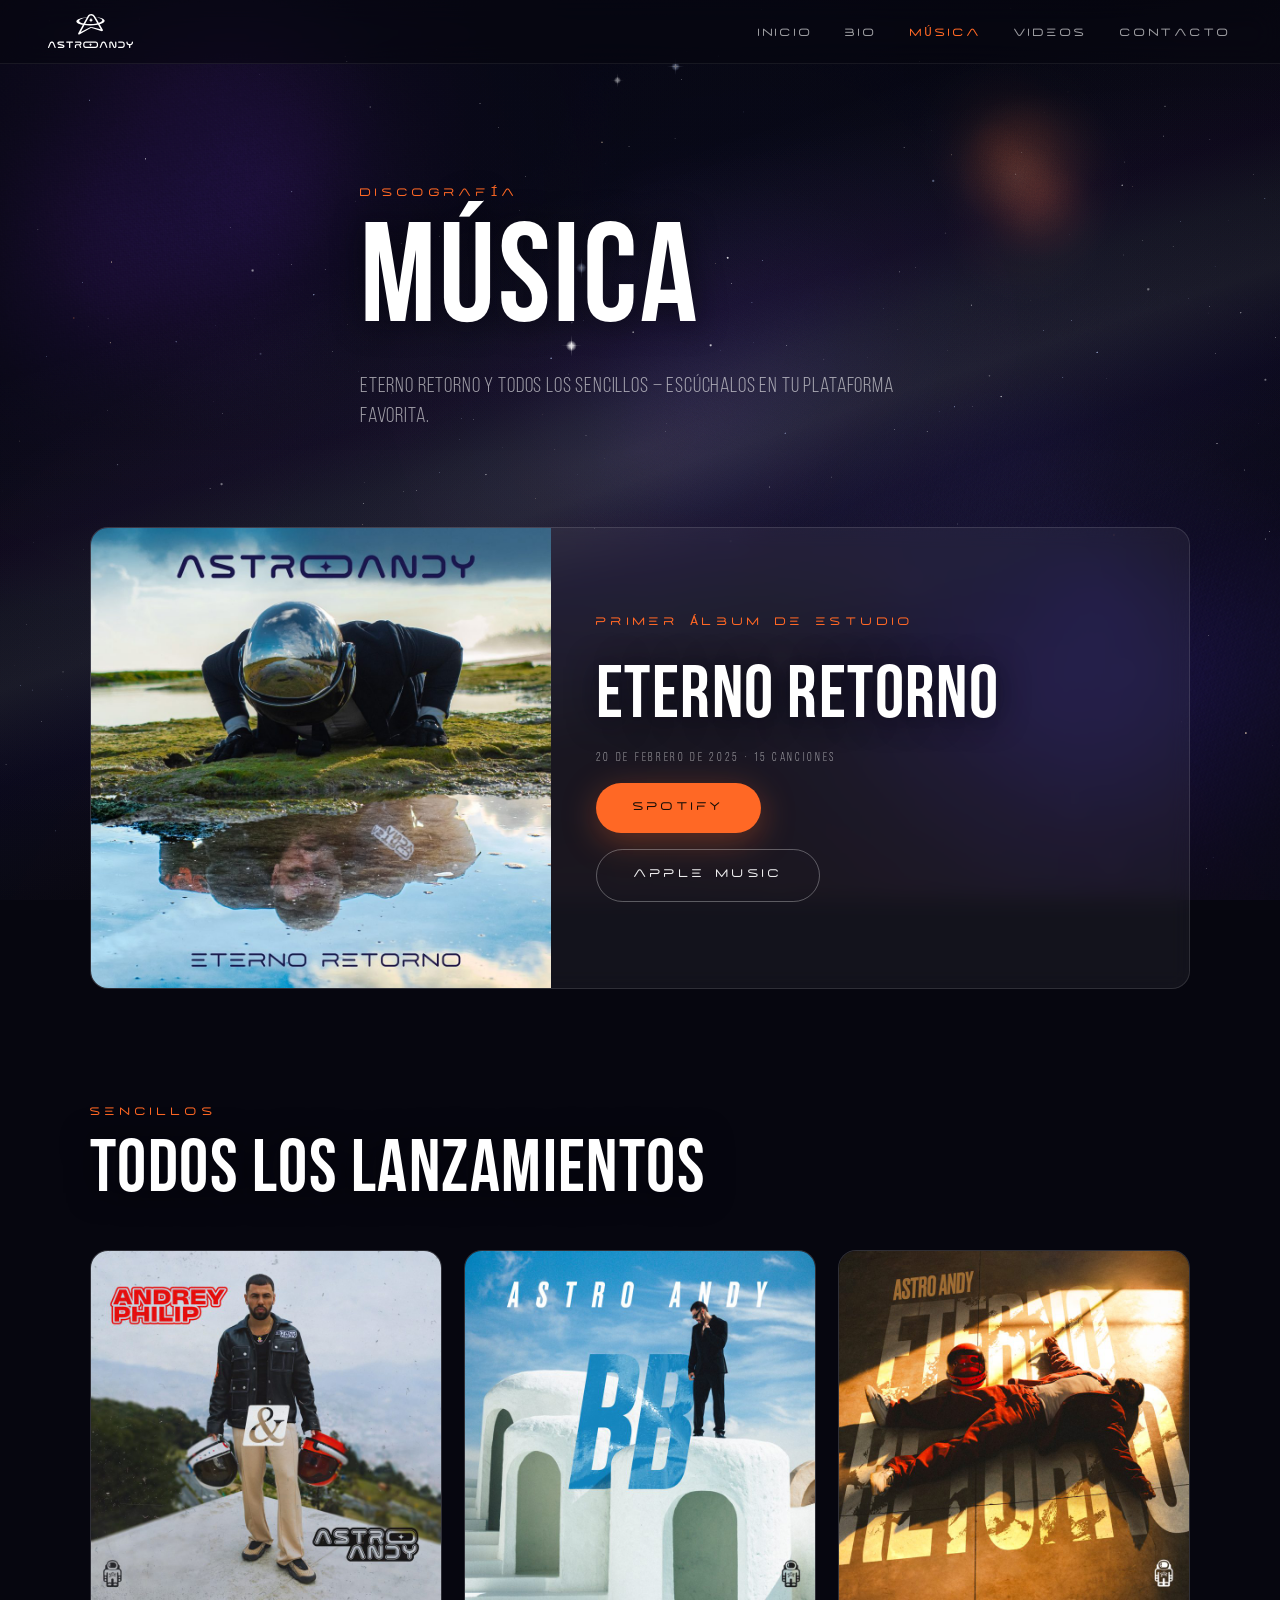
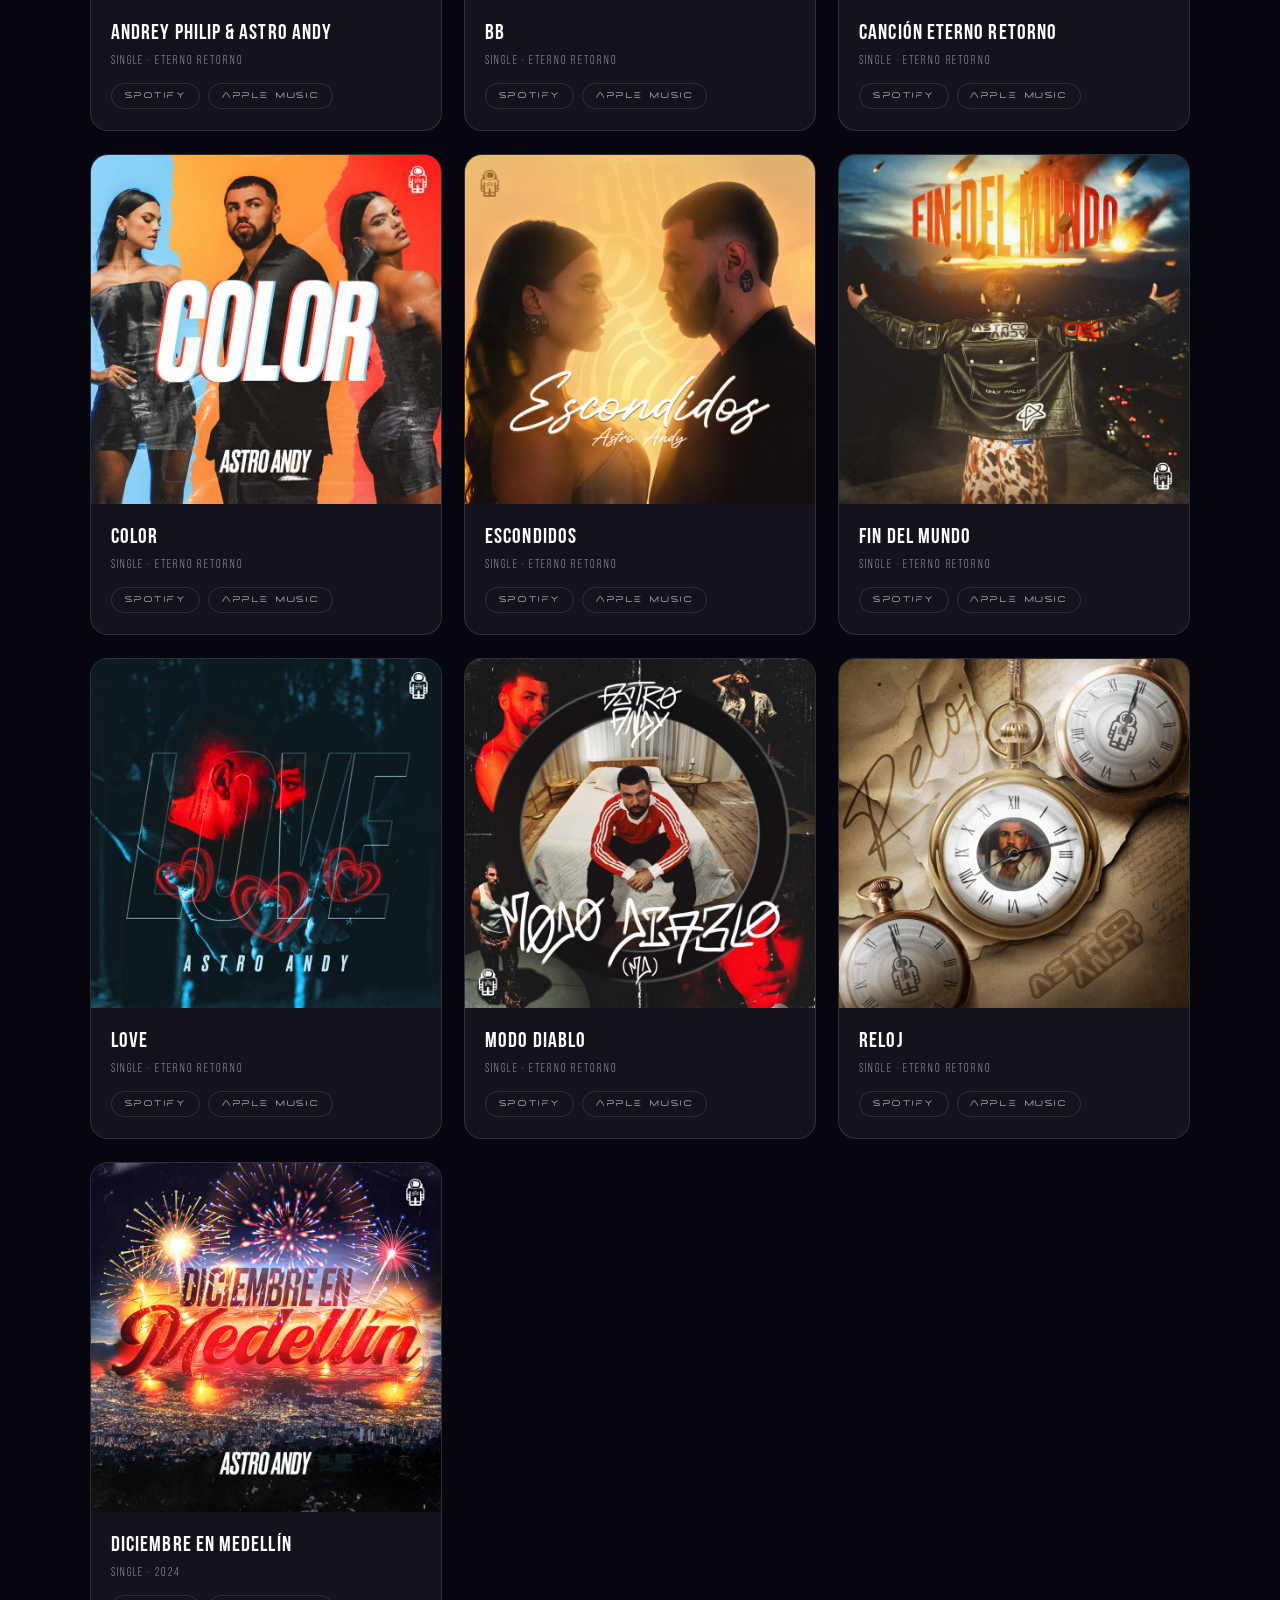
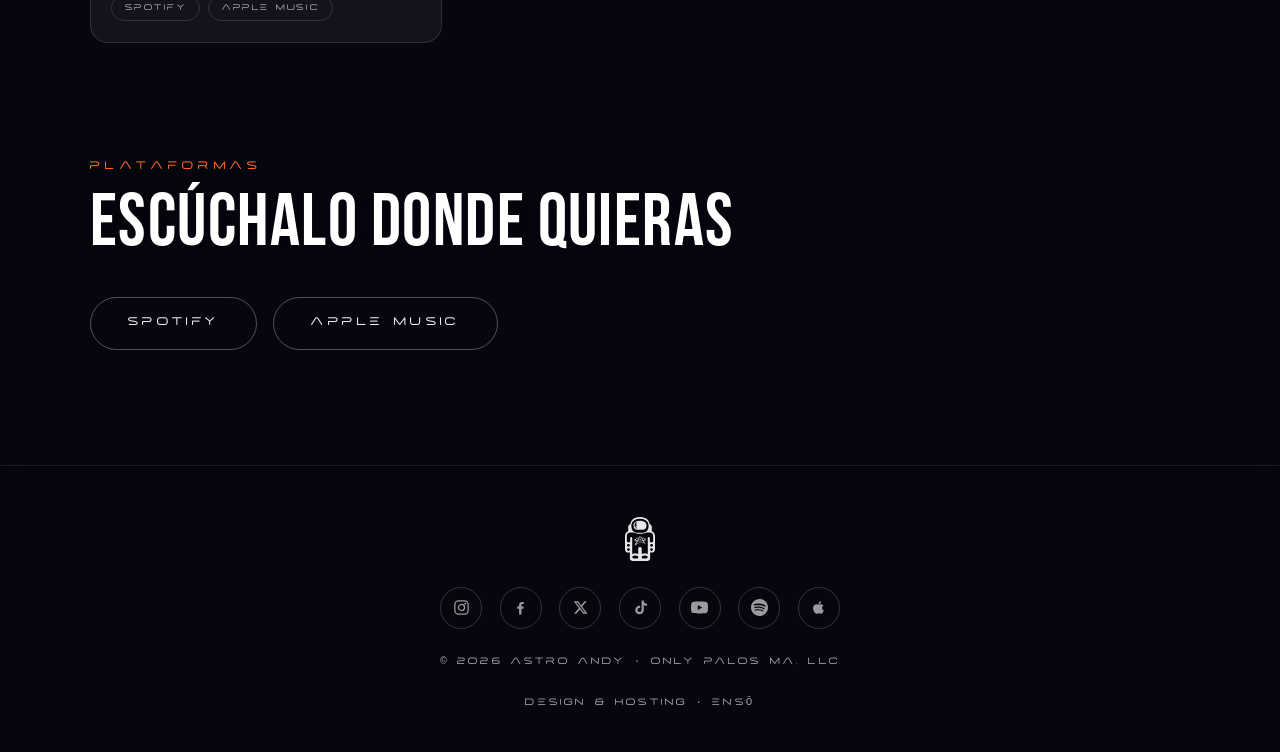
<file: musica.html>
<!DOCTYPE html>
<html lang="es">
<head>
  <meta charset="UTF-8">
  <meta name="viewport" content="width=device-width, initial-scale=1.0">
  <meta name="robots" content="noindex, nofollow">
  <title>Astro Andy – Música</title>
  <meta name="description" content="Toda la música de Astro Andy: el álbum Eterno Retorno y todos los sencillos, disponibles en Spotify y Apple Music.">
  <link rel="icon" href="assets/logo/2c.svg">
  <link rel="stylesheet" href="site.css?v=20260703a">
  <script src="galaxy.js?v=20260703a" defer></script>
  <script src="site.js?v=20260703a" defer></script>
  <style>
    /* ---------- page: musica ---------- */
    .page-hero { min-height:55vh; display:flex; flex-direction:column; justify-content:flex-end; padding:9rem 0 4rem; }

    .feature { display:grid; grid-template-columns:minmax(0,460px) 1fr; }
    .feature__img { width:100%; height:100%; aspect-ratio:1/1; object-fit:cover; }
    .feature__body { padding:clamp(1.6rem,3.5vw,3rem); display:flex; flex-direction:column; justify-content:center; align-items:flex-start; gap:1rem; }
    .feature__meta { font-size:.76rem; letter-spacing:.22em; text-transform:uppercase; color:var(--text-dim); }
    .feature__streams { color:var(--text-dim); max-width:44ch; }
    @media (max-width:900px){ .feature { grid-template-columns:1fr; } .feature__img { aspect-ratio:16/10; } }

    .songs { margin-top:2.6rem; }
    .song-card { display:block; text-decoration:none; color:inherit; }
    .song-card img { aspect-ratio:1/1; object-fit:cover; }

    .platforms { display:flex; gap:1rem; flex-wrap:wrap; margin-top:2.2rem; }
    .section__head { margin-bottom:.4rem; }
  </style>
</head>
<body>

  <nav class="nav">
    <a class="nav__logo" href="index.html"><img src="assets/logo/1b.svg" alt="Astro Andy"></a>
    <ul class="nav__links">
      <li><a href="index.html">Inicio</a></li>
      <li><a href="bio.html">Bio</a></li>
      <li><a href="musica.html" class="is-active">Música</a></li>
      <li><a href="videos.html">Videos</a></li>
      <li><a href="contacto.html">Contacto</a></li>
    </ul>
  </nav>

  <main class="page">

    <!-- 1 · PAGE HERO -->
    <header class="page-hero">
      <div class="wrap">
        <span class="eyebrow">Discografía</span>
        <h1 class="display">Música</h1>
        <p class="lead" style="margin-top:1.2rem;">Eterno Retorno y todos los sencillos – escúchalos en tu plataforma favorita.</p>
      </div>
    </header>

    <!-- 2 · ÁLBUM -->
    <section class="section" style="padding-top:2rem;">
      <div class="wrap">
        <article class="card feature reveal">
          <img class="feature__img" src="assets/covers/album-eterno-retorno.jpg" alt="Portada del álbum Eterno Retorno" width="1000" height="1000">
          <div class="feature__body">
            <span class="eyebrow">Primer álbum de estudio</span>
            <h2 class="display">Eterno Retorno</h2>
            <p class="feature__meta">20 de febrero de 2025 · 15 canciones</p>
            <a class="btn btn--primary" href="https://open.spotify.com/album/5nvjieIL1HdAybtfiyNUnN" target="_blank" rel="noopener">Spotify</a>
            <a class="btn btn--ghost" href="https://music.apple.com/us/album/eterno-retorno/1795303054" target="_blank" rel="noopener">Apple Music</a>
          </div>
        </article>
      </div>
    </section>

    <!-- 3 · SENCILLOS -->
    <section class="section" style="padding-top:0;">
      <div class="wrap">
        <div class="section__head reveal">
          <span class="eyebrow">Sencillos</span>
          <h2 class="display">Todos los lanzamientos</h2>
        </div>
        <div class="grid-3 songs">
          <div class="card song-card reveal">
            <img src="assets/covers/andrey-philip.jpg" alt="Portada de Andrey Philip &amp; Astro Andy" loading="lazy">
            <div class="card__body"><h3 class="card__title">Andrey Philip &amp; Astro Andy</h3><p class="card__meta">Single · Eterno Retorno</p>
              <div class="song-card__platforms"><a href="https://open.spotify.com/track/4QoqEjZMDPwuudXpJiMbXJ" target="_blank" rel="noopener">Spotify</a><a href="https://music.apple.com/us/album/andrey-philip-astro-andy/1795303054?i=1795303055" target="_blank" rel="noopener">Apple Music</a></div>
            </div>
          </div>
          <div class="card song-card reveal">
            <img src="assets/covers/bb.jpg" alt="Portada de BB" loading="lazy">
            <div class="card__body"><h3 class="card__title">BB</h3><p class="card__meta">Single · Eterno Retorno</p>
              <div class="song-card__platforms"><a href="https://open.spotify.com/track/0Ew2NGQk4BNh2P20ZZfmDj" target="_blank" rel="noopener">Spotify</a><a href="https://music.apple.com/us/album/bb/1795303054?i=1795303567" target="_blank" rel="noopener">Apple Music</a></div>
            </div>
          </div>
          <div class="card song-card reveal">
            <img src="assets/covers/eterno-retorno.jpg" alt="Portada de Canción Eterno Retorno" loading="lazy">
            <div class="card__body"><h3 class="card__title">Canción Eterno Retorno</h3><p class="card__meta">Single · Eterno Retorno</p>
              <div class="song-card__platforms"><a href="https://open.spotify.com/track/3SGvjN68YbNMP7rND4kVPx" target="_blank" rel="noopener">Spotify</a><a href="https://music.apple.com/us/album/eterno-retorno/1795303054?i=1795303761" target="_blank" rel="noopener">Apple Music</a></div>
            </div>
          </div>
          <div class="card song-card reveal">
            <img src="assets/covers/color.jpg" alt="Portada de Color" loading="lazy">
            <div class="card__body"><h3 class="card__title">Color</h3><p class="card__meta">Single · Eterno Retorno</p>
              <div class="song-card__platforms"><a href="https://open.spotify.com/track/2KLzq5nv3tX8lzs3xuUm5i" target="_blank" rel="noopener">Spotify</a><a href="https://music.apple.com/us/album/color/1795303054?i=1795303062" target="_blank" rel="noopener">Apple Music</a></div>
            </div>
          </div>
          <div class="card song-card reveal">
            <img src="assets/covers/escondidos.jpg" alt="Portada de Escondidos" loading="lazy">
            <div class="card__body"><h3 class="card__title">Escondidos</h3><p class="card__meta">Single · Eterno Retorno</p>
              <div class="song-card__platforms"><a href="https://open.spotify.com/track/2W19LX0FgPMMqL3PjCim02" target="_blank" rel="noopener">Spotify</a><a href="https://music.apple.com/us/album/escondidos/1795303054?i=1795303394" target="_blank" rel="noopener">Apple Music</a></div>
            </div>
          </div>
          <div class="card song-card reveal">
            <img src="assets/covers/fin-del-mundo.jpg" alt="Portada de Fin Del Mundo" loading="lazy">
            <div class="card__body"><h3 class="card__title">Fin Del Mundo</h3><p class="card__meta">Single · Eterno Retorno</p>
              <div class="song-card__platforms"><a href="https://open.spotify.com/track/1MWAwCZLTAg52mWOuXFKEn" target="_blank" rel="noopener">Spotify</a><a href="https://music.apple.com/us/album/fin-del-mundo/1795303054?i=1795303760" target="_blank" rel="noopener">Apple Music</a></div>
            </div>
          </div>
          <div class="card song-card reveal">
            <img src="assets/covers/love.jpg" alt="Portada de Love" loading="lazy">
            <div class="card__body"><h3 class="card__title">Love</h3><p class="card__meta">Single · Eterno Retorno</p>
              <div class="song-card__platforms"><a href="https://open.spotify.com/track/5fFoYtQzn6lLldWpV1gtdR" target="_blank" rel="noopener">Spotify</a><a href="https://music.apple.com/us/album/love-3/1795303054?i=1795303550" target="_blank" rel="noopener">Apple Music</a></div>
            </div>
          </div>
          <div class="card song-card reveal">
            <img src="assets/covers/modo-diablo.jpg" alt="Portada de Modo Diablo" loading="lazy">
            <div class="card__body"><h3 class="card__title">Modo Diablo</h3><p class="card__meta">Single · Eterno Retorno</p>
              <div class="song-card__platforms"><a href="https://open.spotify.com/track/3KcL4Pk4zADfgJHONVYE5p" target="_blank" rel="noopener">Spotify</a><a href="https://music.apple.com/us/album/modo-diablo-md/1795303054?i=1795303759" target="_blank" rel="noopener">Apple Music</a></div>
            </div>
          </div>
          <div class="card song-card reveal">
            <img src="assets/covers/reloj.jpg" alt="Portada de Reloj" loading="lazy">
            <div class="card__body"><h3 class="card__title">Reloj</h3><p class="card__meta">Single · Eterno Retorno</p>
              <div class="song-card__platforms"><a href="https://open.spotify.com/track/5R60w4qDYmQueAle9E5RgQ" target="_blank" rel="noopener">Spotify</a><a href="https://music.apple.com/us/album/reloj/1795303054?i=1795303398" target="_blank" rel="noopener">Apple Music</a></div>
            </div>
          </div>
          <div class="card song-card reveal">
            <img src="assets/covers/diciembre-en-medellin.jpg" alt="Portada de Diciembre En Medellín" loading="lazy">
            <div class="card__body"><h3 class="card__title">Diciembre En Medellín</h3><p class="card__meta">Single · 2024</p>
              <div class="song-card__platforms"><a href="https://open.spotify.com/track/6rgbzzjILob8rZTSVeJRD8" target="_blank" rel="noopener">Spotify</a><a href="https://music.apple.com/us/album/diciembre-en-medell%C3%ADn/1795303054?i=1795303552" target="_blank" rel="noopener">Apple Music</a></div>
            </div>
          </div>
        </div>
      </div>
    </section>

    <!-- 4 · PLATAFORMAS -->
    <section class="section" style="padding-top:0;">
      <div class="wrap">
        <div class="section__head reveal">
          <span class="eyebrow">Plataformas</span>
          <h2 class="display">Escúchalo donde quieras</h2>
        </div>
        <div class="platforms reveal">
          <a class="btn btn--ghost" href="https://open.spotify.com/artist/7Mx1mmKAtCnSUsemQwussI" target="_blank" rel="noopener">Spotify</a>
          <a class="btn btn--ghost" href="https://music.apple.com/us/artist/astro-andy/1699243003" target="_blank" rel="noopener">Apple Music</a>
        </div>
      </div>
    </section>

    <!-- 5 · FOOTER -->
    <footer class="footer">
      <div class="wrap">
        <img class="footer__logo" src="assets/logo/3b.svg" alt="Astro Andy spaceman" height="44">
        <div class="socials">
          <a href="https://www.instagram.com/astroandypr/" target="_blank" rel="noopener" aria-label="Instagram">
            <svg viewBox="0 0 24 24" xmlns="http://www.w3.org/2000/svg" aria-hidden="true"><rect x="2.6" y="2.6" width="18.8" height="18.8" rx="5.2" fill="none" stroke="currentColor" stroke-width="1.8"/><circle cx="12" cy="12" r="4.3" fill="none" stroke="currentColor" stroke-width="1.8"/><circle cx="17.4" cy="6.6" r="1.35"/></svg>
          </a>
          <a href="https://www.facebook.com/astroandyprmusic/" target="_blank" rel="noopener" aria-label="Facebook">
            <svg viewBox="0 0 24 24" xmlns="http://www.w3.org/2000/svg" aria-hidden="true"><path d="M13.4 22v-8.1h2.7l.4-3.2h-3.1V8.7c0-.9.3-1.6 1.6-1.6h1.7v-2.8c-.3 0-1.3-.1-2.5-.1-2.5 0-4.2 1.5-4.2 4.3v2.2H7.3v3.2H10V22h3.4z"/></svg>
          </a>
          <a href="https://www.twitter.com/astroandypr_" target="_blank" rel="noopener" aria-label="X (Twitter)">
            <svg viewBox="0 0 24 24" xmlns="http://www.w3.org/2000/svg" aria-hidden="true"><path d="M17.8 3.1h3l-6.6 7.5 7.7 10.3h-6l-4.7-6.2-5.4 6.2h-3l7-8.1L2.4 3.1h6.2l4.3 5.7 4.9-5.7zm-1 16h1.6L7.7 4.8H5.9l10.9 14.3z"/></svg>
          </a>
          <a href="https://www.tiktok.com/tag/astroandypr" target="_blank" rel="noopener" aria-label="TikTok">
            <svg viewBox="0 0 24 24" xmlns="http://www.w3.org/2000/svg" aria-hidden="true"><path d="M16.6 2h-3.1v13.6a2.9 2.9 0 1 1-2.9-2.9c.3 0 .6 0 .9.1V9.6a6.6 6.6 0 0 0-.9-.1 6.1 6.1 0 1 0 6.1 6.1V8.5a7.7 7.7 0 0 0 4.5 1.4V6.8a4.6 4.6 0 0 1-4.6-4.6V2z"/></svg>
          </a>
          <a href="https://youtube.com/@astroandypr" target="_blank" rel="noopener" aria-label="YouTube">
            <svg viewBox="0 0 24 24" xmlns="http://www.w3.org/2000/svg" aria-hidden="true"><path d="M23.5 6.2a3 3 0 0 0-2.1-2.1C19.5 3.5 12 3.5 12 3.5s-7.5 0-9.4.6A3 3 0 0 0 .5 6.2 31.6 31.6 0 0 0 0 12a31.6 31.6 0 0 0 .5 5.8 3 3 0 0 0 2.1 2.1c1.9.6 9.4.6 9.4.6s7.5 0 9.4-.6a3 3 0 0 0 2.1-2.1A31.6 31.6 0 0 0 24 12a31.6 31.6 0 0 0-.5-5.8zM9.6 15.6V8.4L15.8 12l-6.2 3.6z"/></svg>
          </a>
          <a href="https://open.spotify.com/artist/7Mx1mmKAtCnSUsemQwussI" target="_blank" rel="noopener" aria-label="Spotify">
            <svg viewBox="0 0 24 24" xmlns="http://www.w3.org/2000/svg" aria-hidden="true"><path d="M12 0C5.4 0 0 5.4 0 12s5.4 12 12 12 12-5.4 12-12S18.7 0 12 0zm5.5 17.3c-.2.4-.7.5-1 .3-2.8-1.7-6.4-2.1-10.6-1.1-.4.1-.8-.2-.9-.6-.1-.4.2-.8.6-.9 4.6-1 8.5-.6 11.6 1.3.4.2.5.7.3 1zm1.5-3.3c-.3.4-.8.6-1.3.3-3.2-2-8.2-2.6-12-1.4-.5.1-1-.1-1.1-.6-.1-.5.1-1 .6-1.1 4.3-1.3 9.7-.7 13.4 1.6.4.2.6.8.4 1.2zm.1-3.4C15.2 8.4 8.8 8.2 5.2 9.3c-.6.2-1.2-.2-1.4-.7-.2-.6.2-1.2.7-1.4 4.3-1.3 11.3-1 15.7 1.6.5.3.7 1 .4 1.5-.3.5-1 .7-1.5.3z"/></svg>
          </a>
          <a href="https://music.apple.com/us/artist/astro-andy/1699243003" target="_blank" rel="noopener" aria-label="Apple Music">
            <svg viewBox="0 0 24 24" xmlns="http://www.w3.org/2000/svg" aria-hidden="true"><path d="M17.05 20.28c-.98.95-2.05.8-3.08.35-1.09-.46-2.09-.48-3.24 0-1.44.62-2.2.44-3.06-.35C2.79 15.25 3.51 7.59 9.05 7.31c1.35.07 2.29.74 3.08.8 1.18-.24 2.31-.93 3.57-.84 1.51.12 2.65.72 3.4 1.8-3.12 1.87-2.38 5.98.48 7.13-.57 1.5-1.31 2.99-2.53 4.08zM12.03 7.25c-.15-2.23 1.66-4.07 3.74-4.25.29 2.58-2.34 4.5-3.74 4.25z"/></svg>
          </a>
        </div>
        <p class="footer__fine">© 2026 Astro Andy · Only Palos Ma, LLC</p>
        <p class="footer__fine">Design &amp; Hosting · <a href="https://enso.dk" target="_blank" rel="noopener">Ensō</a></p>
      </div>
    </footer>

  </main>

</body>
</html>
</file>
<file: site.css>
/* ==========================================================================
   ASTRO ANDY – shared design kit (concept mock)
   Brand: #1B174E navy · #711FB3 purple · #4228D6 indigo · #FF6825 orange
   Type:  Bebas Neue Bold (display) · Baropus (eyebrow/labels) · Bebas Neue Book (body)
   ========================================================================== */

@font-face { font-family:'Bebas Neue'; src:url('assets/fonts/BebasNeue-Bold.otf') format('opentype'); font-weight:700; font-display:swap; }
@font-face { font-family:'Bebas Neue'; src:url('assets/fonts/BebasNeue-Regular.otf') format('opentype'); font-weight:400; font-display:swap; }
@font-face { font-family:'Bebas Book'; src:url('assets/fonts/BebasNeue-Book.otf') format('opentype'); font-weight:400; font-display:swap; }
@font-face { font-family:'Baropus'; src:url('assets/fonts/Baropus.otf') format('opentype'); font-weight:400; font-display:swap; }

:root {
  --navy:#1B174E; --purple:#711FB3; --indigo:#4228D6; --orange:#FF6825;
  --ink:#1D1D1B; --gray:#DADADA;
  --text:rgba(255,255,255,.92); --text-dim:rgba(255,255,255,.6);
  --glass:rgba(255,255,255,.055); --glass-border:rgba(255,255,255,.12);
  --display:'Bebas Neue',sans-serif; --accent:'Baropus',monospace; --body:'Bebas Book','Bebas Neue',sans-serif;
  --wrap:1180px;
}

* { margin:0; padding:0; box-sizing:border-box; }
html { scroll-behavior:smooth; }
@media (prefers-reduced-motion: reduce) { html { scroll-behavior:auto; } }
body { font-family:var(--body); background:#06060f; color:var(--text); font-size:1.15rem; line-height:1.4; letter-spacing:.045em; -webkit-font-smoothing:antialiased; }

/* content sits above the fixed galaxy canvas (z-index 0) */
.page { position:relative; z-index:1; }

/* ---------- nav ---------- */
.nav {
  position:fixed; top:0; left:0; right:0; z-index:10;
  display:flex; align-items:center; justify-content:space-between;
  padding:.9rem clamp(1.2rem,4vw,3rem);
  background:rgba(6,6,15,.55); backdrop-filter:blur(14px); -webkit-backdrop-filter:blur(14px);
  border-bottom:1px solid rgba(255,255,255,.07);
}
.nav__logo img { height:34px; display:block; }
.nav__links { display:flex; gap:clamp(1rem,2.5vw,2.2rem); list-style:none; }
.nav__links a {
  font-family:var(--accent); font-size:.78rem; letter-spacing:.22em; text-transform:uppercase;
  color:var(--text-dim); text-decoration:none; transition:color .2s;
}
.nav__links a:hover { color:#fff; }
.nav__links a.is-active { color:var(--orange); }
@media (max-width:640px){
  .nav__links{ gap:.7rem } .nav__links a{ font-size:.62rem; letter-spacing:.1em } .nav__logo img{ height:24px }
  .nav__links li:first-child{ display:none } /* el logo ya es Inicio */
}

/* ---------- type ---------- */
.eyebrow {
  font-family:var(--accent); font-size:.8rem; letter-spacing:.34em; text-transform:uppercase;
  color:var(--orange); margin-bottom:1rem; display:block;
}
.display {
  font-family:var(--display); font-weight:700; line-height:.95; letter-spacing:.02em;
  color:#fff; text-shadow:0 2px 30px rgba(6,6,15,.8);
}
h1.display { font-size:clamp(4.2rem,11vw,9.5rem); }
h2.display { font-size:clamp(2.6rem,6vw,4.6rem); }
h3.display { font-size:clamp(1.6rem,3vw,2.3rem); letter-spacing:.04em; }
.lead { font-size:clamp(1.2rem,1.7vw,1.45rem); line-height:1.35; color:var(--text-dim); max-width:70ch; }

/* ---------- layout ---------- */
.section { padding-block:clamp(5.5rem,9vw,8.5rem); }
.wrap { max-width:var(--wrap); margin-inline:auto; padding-inline:clamp(1.2rem,4vw,2.5rem); }
.hero { min-height:100vh; display:flex; flex-direction:column; justify-content:center; align-items:center; text-align:center; padding:7rem 1.5rem 4rem; }

/* ---------- buttons ---------- */
.btn {
  display:inline-block; font-family:var(--accent); font-size:.82rem; letter-spacing:.26em; text-transform:uppercase;
  padding:1rem 2.3rem; border-radius:999px; text-decoration:none; transition:transform .22s, box-shadow .22s, background .22s;
}
.btn--primary { background:var(--orange); color:#160d06; box-shadow:0 8px 34px rgba(255,104,37,.35); }
.btn--primary:hover { transform:translateY(-2px); box-shadow:0 12px 44px rgba(255,104,37,.5); }
.btn--ghost { border:1px solid rgba(255,255,255,.3); color:var(--text); }
.btn--ghost:hover { background:rgba(255,255,255,.08); transform:translateY(-2px); }

/* ---------- glass cards ---------- */
.card {
  background:var(--glass); border:1px solid var(--glass-border); border-radius:18px;
  backdrop-filter:blur(10px); -webkit-backdrop-filter:blur(10px);
  overflow:hidden; transition:transform .28s ease, border-color .28s ease, box-shadow .28s ease;
}
.card:hover { transform:translateY(-6px); border-color:rgba(255,255,255,.28); box-shadow:0 18px 50px rgba(66,40,214,.25); }
.card__body { padding:1.15rem 1.25rem 1.3rem; }
.card__title { font-family:var(--display); font-size:1.35rem; letter-spacing:.05em; color:#fff; }
.card__meta { font-size:.74rem; letter-spacing:.16em; text-transform:uppercase; color:var(--text-dim); margin-top:.25rem; }
.card img { width:100%; display:block; }

/* ---------- per-card platform links ---------- */
.song-card__platforms { display:flex; gap:.5rem; flex-wrap:wrap; margin-top:.85rem; }
.song-card__platforms a {
  font-family:var(--accent); font-size:.6rem; letter-spacing:.16em; text-transform:uppercase;
  color:var(--text-dim); text-decoration:none; border:1px solid var(--glass-border);
  border-radius:999px; padding:.34rem .8rem; transition:color .2s, border-color .2s, transform .2s;
}
.song-card__platforms a:hover { color:var(--orange); border-color:var(--orange); transform:translateY(-1px); }

/* ---------- grids ---------- */
.grid-3 { display:grid; grid-template-columns:repeat(3,1fr); gap:1.4rem; }
.grid-2 { display:grid; grid-template-columns:repeat(2,1fr); gap:1.4rem; }
@media (max-width:900px){ .grid-3{ grid-template-columns:repeat(2,1fr) } }
@media (max-width:600px){ .grid-3,.grid-2{ grid-template-columns:1fr } }

/* ---------- reveal on scroll ---------- */
.reveal { opacity:0; transform:translateY(26px); transition:opacity .7s ease, transform .7s ease; }
.reveal.is-in { opacity:1; transform:none; }
@media (prefers-reduced-motion: reduce) { .reveal { opacity:1; transform:none; transition:none; } }

/* ---------- footer ---------- */
.footer { border-top:1px solid rgba(255,255,255,.08); padding:3.2rem 0 2.6rem; background:rgba(6,6,15,.5); backdrop-filter:blur(8px); }
.footer .wrap { display:flex; flex-direction:column; gap:1.6rem; align-items:center; text-align:center; }
.footer__logo { height:44px; opacity:.9; }
.socials { display:flex; gap:1.1rem; flex-wrap:wrap; justify-content:center; }
.socials a {
  width:42px; height:42px; border-radius:50%; display:grid; place-items:center;
  border:1px solid rgba(255,255,255,.18); color:var(--text-dim); transition:all .2s;
}
.socials a:hover { color:var(--orange); border-color:var(--orange); transform:translateY(-2px); }
.socials svg { width:17px; height:17px; fill:currentColor; }
.footer__fine { font-family:var(--accent); font-size:.68rem; letter-spacing:.2em; text-transform:uppercase; color:rgba(255,255,255,.6); }
.footer__fine a { color:inherit; text-decoration:none; }
.footer__fine a:hover { color:var(--text-dim); }
</file>
